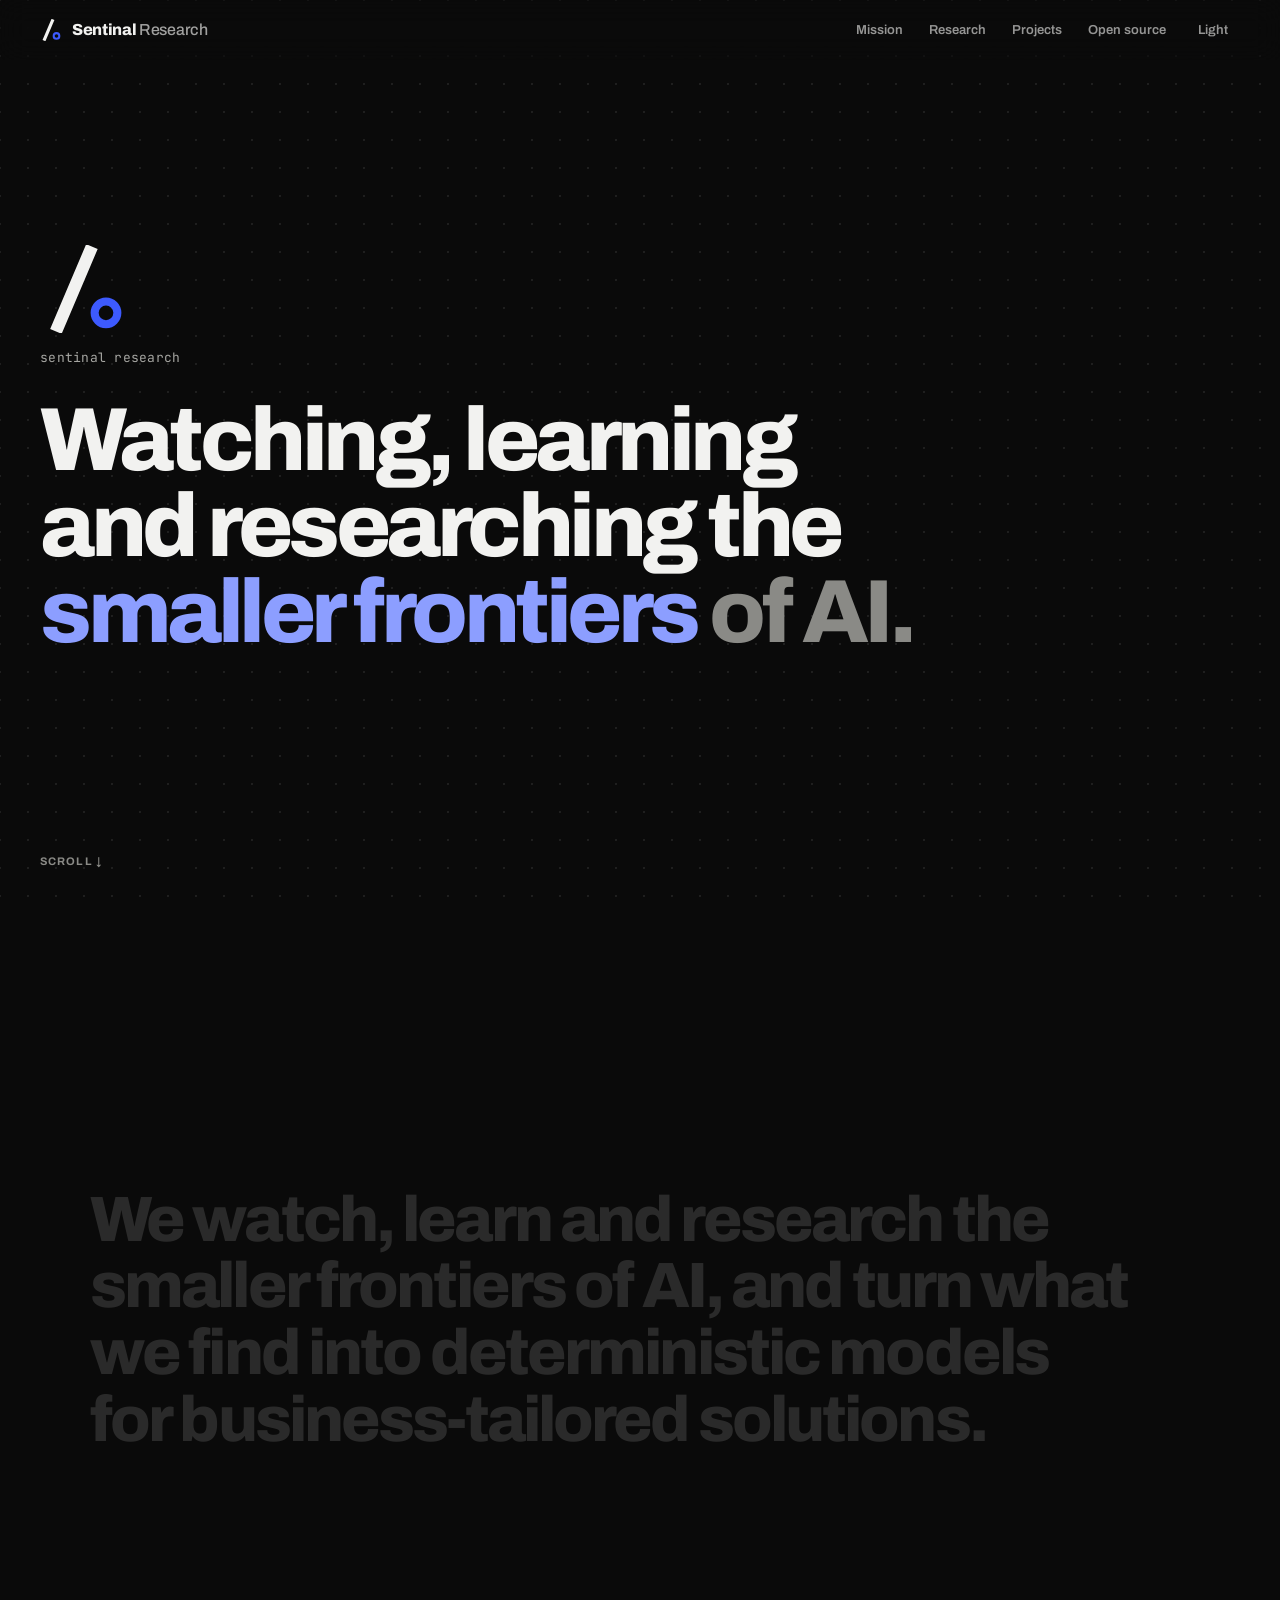
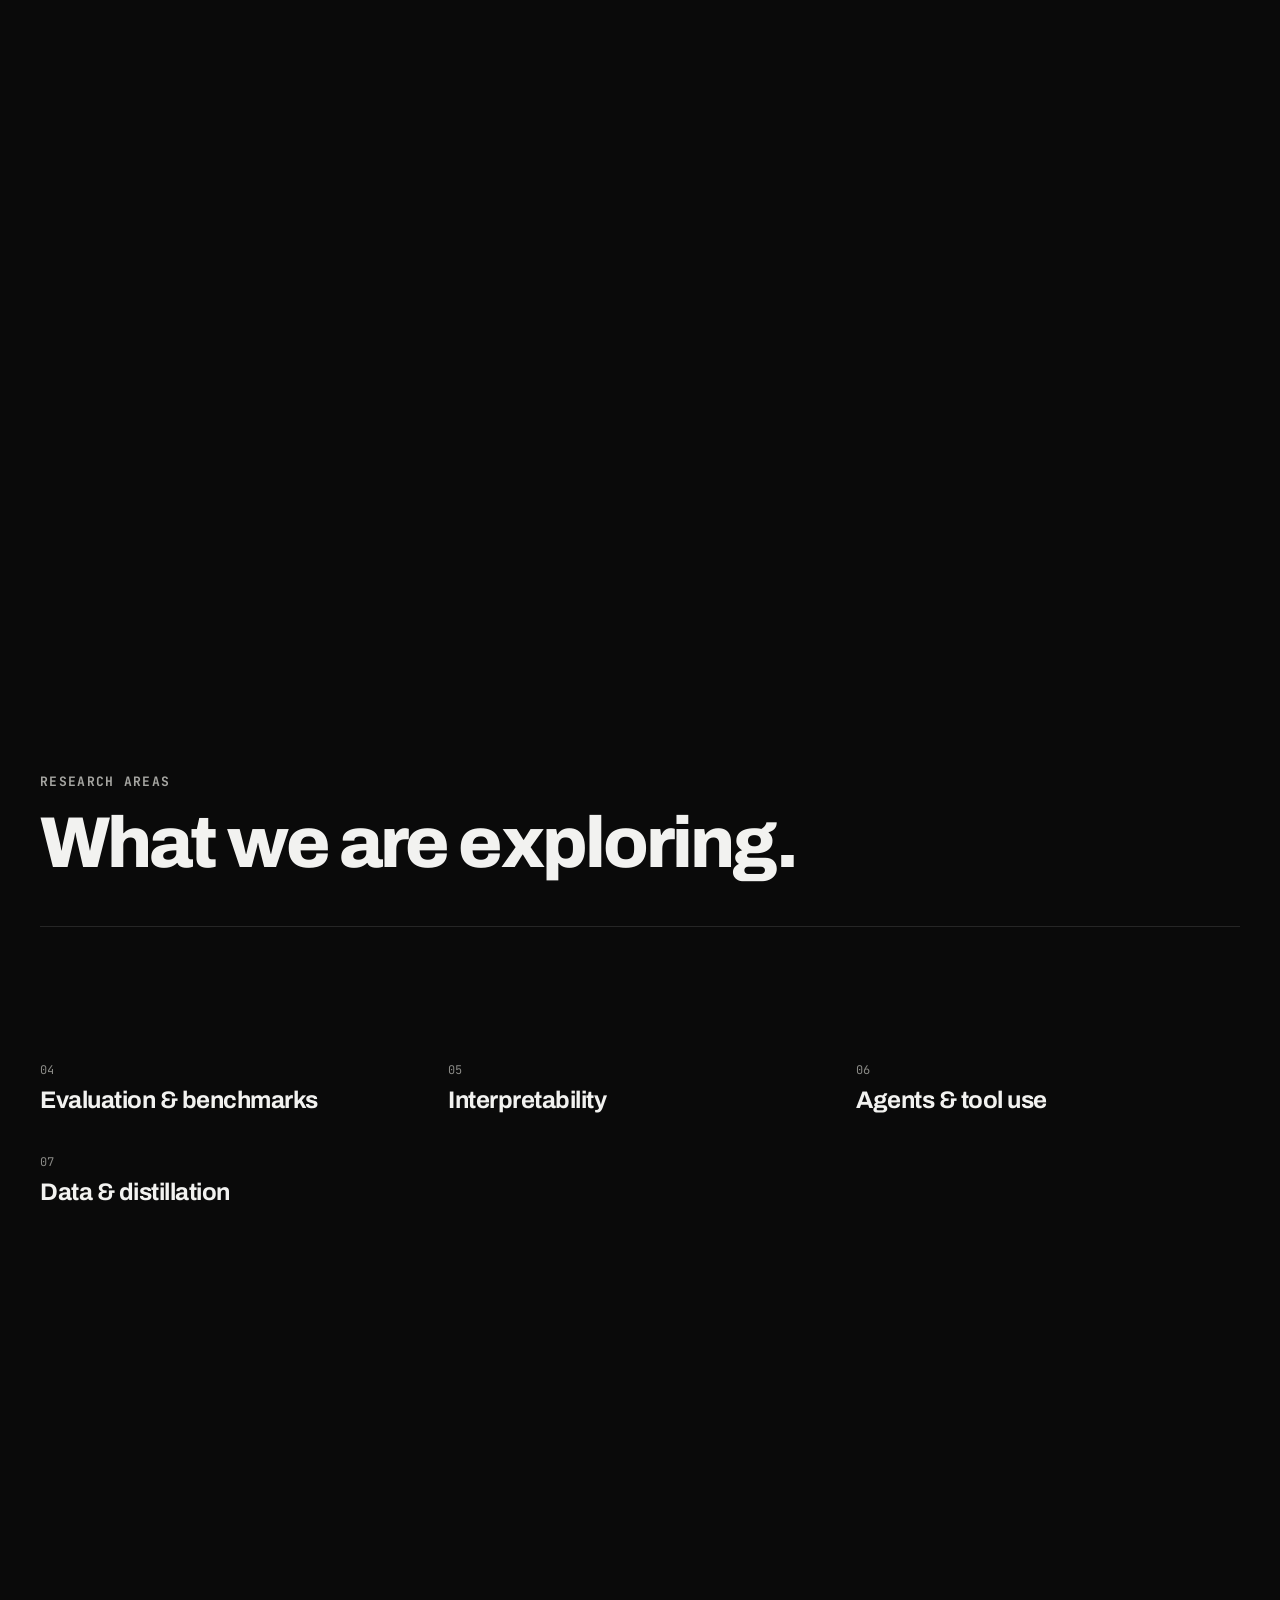
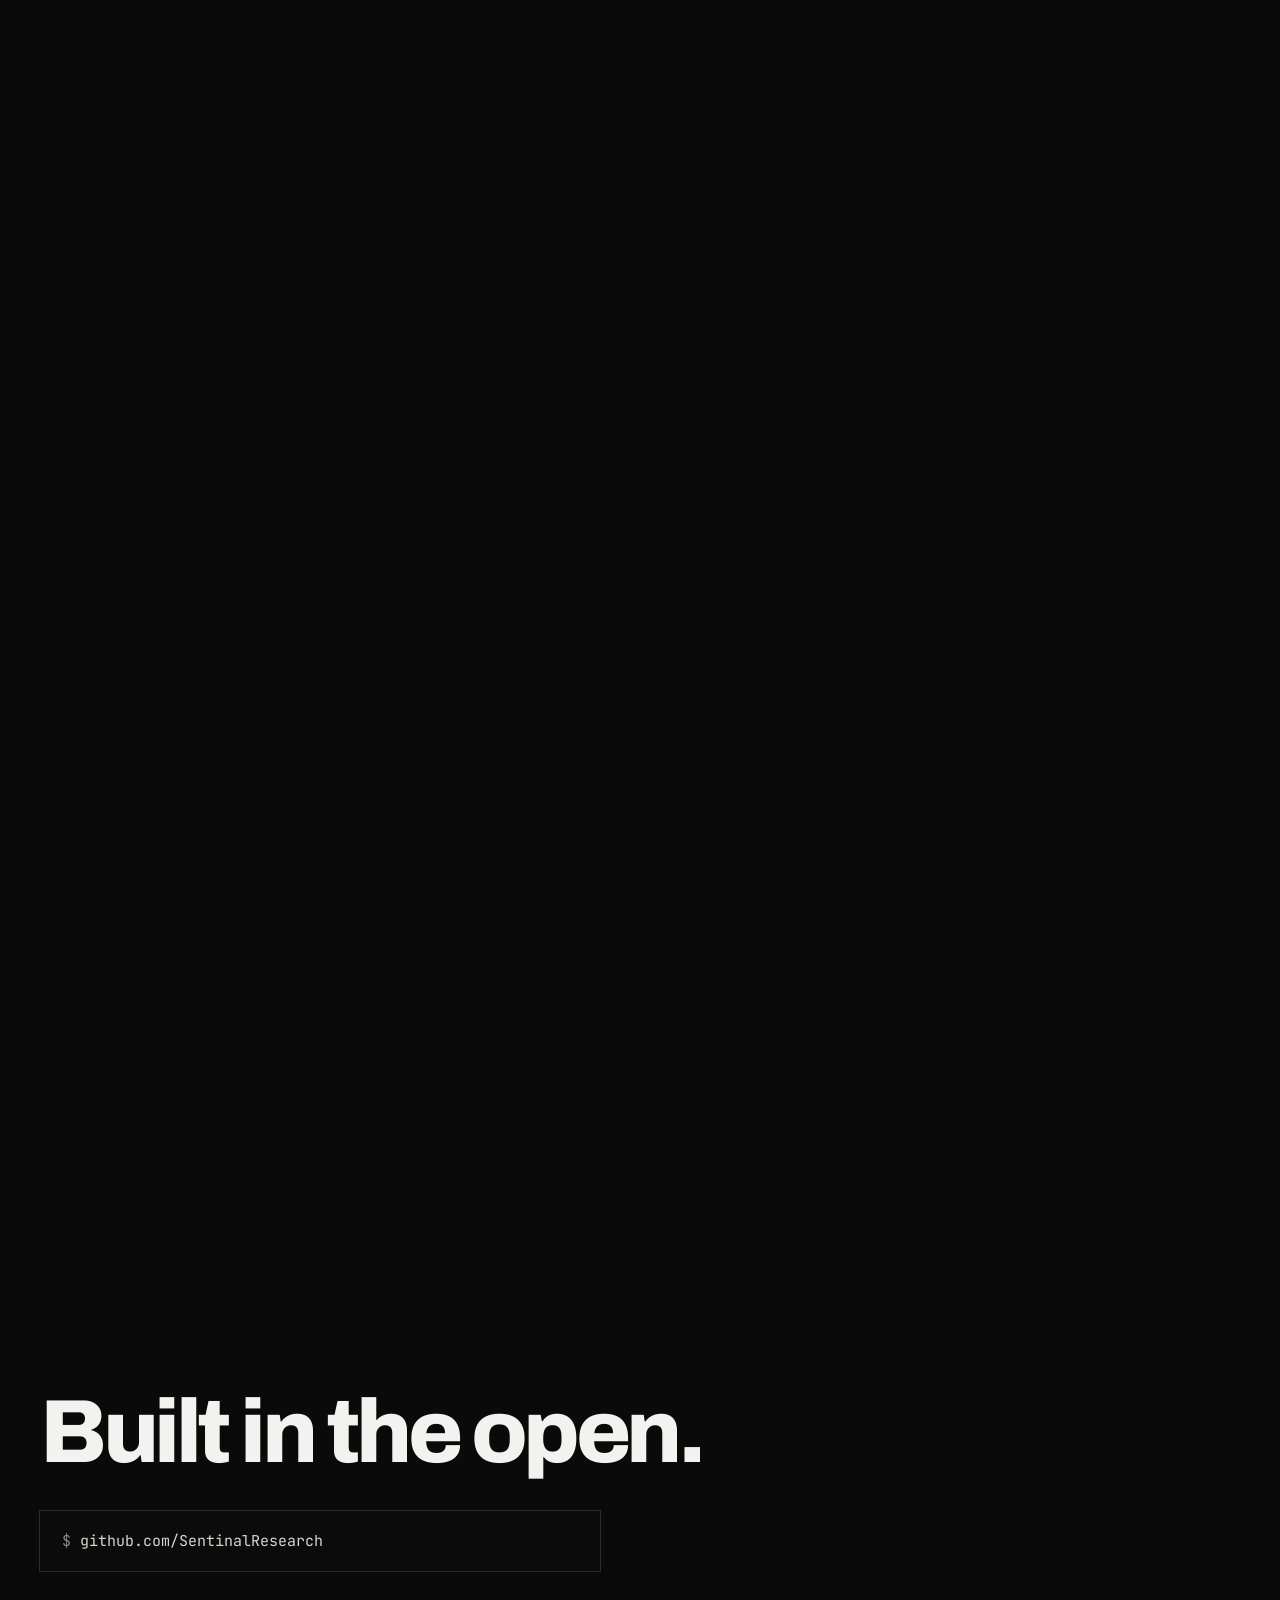
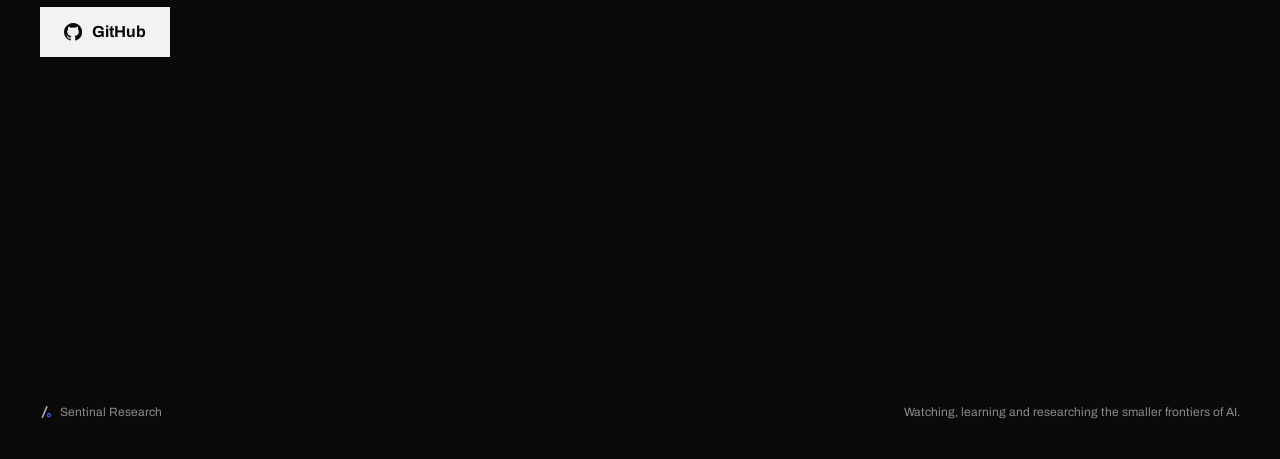
<file: index.html>
<!DOCTYPE html>
<html lang="en" data-theme="dark">
<head>
<meta charset="utf-8">
<meta name="viewport" content="width=device-width, initial-scale=1">
<title>Sentinal Research</title>
<meta name="description" content="Watching, learning and researching the smaller frontiers of AI. Deterministic models for business-tailored solutions.">
<meta property="og:title" content="Sentinal Research">
<meta property="og:description" content="Watching, learning and researching the smaller frontiers of AI.">
<meta property="og:image" content="assets/og-research.png">
<meta name="twitter:card" content="summary_large_image">
<meta name="theme-color" content="#0A0A0A">
<link rel="icon" href="assets/favicon-research.svg" type="image/svg+xml">
<link rel="preconnect" href="https://fonts.googleapis.com">
<link rel="preconnect" href="https://fonts.gstatic.com" crossorigin>
<link href="https://fonts.googleapis.com/css2?family=Archivo:wght@400;500;600;700;800&family=JetBrains+Mono:wght@400;500;700&display=swap" rel="stylesheet">
<link rel="stylesheet" href="assets/site.css">
<script>try{var t=localStorage.getItem('sr-theme');if(t)document.documentElement.dataset.theme=t;}catch(e){}</script>
</head>
<body>
<div class="bg" aria-hidden="true"><div class="bg-dark" id="bgDark"></div></div>

<header class="nav" id="nav">
  <a class="brand" href="#top">
    <svg width="22" height="22" viewBox="0 0 24 24" fill="none" aria-hidden="true"><path d="M5 22L13.5 2" stroke="currentColor" stroke-width="3.4" stroke-linecap="square"/><circle cx="18" cy="18.5" r="3.1" stroke="#3D5AFE" stroke-width="2.2"/></svg>
    <span>Sentinal <span class="dim">Research</span></span>
  </a>
  <nav class="nav-links">
    <a href="#mission" data-sec="mission">Mission</a>
    <a href="#research" data-sec="research">Research</a>
    <a href="#projects" data-sec="projects">Projects</a>
    <a href="#open-source" data-sec="open-source">Open source</a>
    <button class="theme" id="themeBtn" type="button">Light</button>
  </nav>
</header>

<main>
  <section id="top" class="hero">
    <div class="hero-inner" id="heroInner">
      <div class="hero-mark">
        <svg width="88" height="88" viewBox="0 0 24 24" fill="none" aria-label="Sentinal Research"><path d="M5 22L13.5 2" stroke="var(--text-1)" stroke-width="3.4" stroke-linecap="square"/><circle cx="18" cy="18.5" r="3.1" stroke="var(--accent)" stroke-width="2.2"/></svg>
        <span class="mono label">sentinal research</span>
      </div>
      <h1 class="display">Watching, learning and researching the <span class="acc">smaller frontiers</span> <span class="muted">of AI.</span></h1>
    </div>
    <span class="cue" id="cue">SCROLL ↓</span>
  </section>

  <section id="mission" class="scene" style="height:150vh">
    <div class="sticky center-y wrap-1100">
      <p class="mission" id="mission-text">We watch, learn and research the smaller frontiers of AI, and turn what we find into deterministic models for business-tailored solutions.</p>
    </div>
  </section>

  <section id="research" class="wrap" style="padding-top:120px; padding-bottom:120px; display:flex; flex-direction:column; gap:48px;">
    <div>
      <span class="mono acc-fg label" style="font-weight:700; letter-spacing:0.1em; text-transform:uppercase;">Research Areas</span>
      <h2 class="display reveal" style="font-size:clamp(40px,6vw,72px); letter-spacing:-0.04em; margin-top:16px;">What we are exploring.</h2>
    </div>
    
    <div style="display:grid; grid-template-columns:repeat(auto-fill, minmax(min(100%, 320px), 1fr)); gap:40px 24px; border-top:1px solid var(--line); padding-top:40px;">
      <div class="reveal d1" style="display:flex; flex-direction:column; gap:8px;">
        <span class="mono muted" style="font-size:12px;">01</span>
        <b style="font-size:24px; letter-spacing:-0.02em;">Small / efficient models</b>
      </div>
      <div class="reveal d2" style="display:flex; flex-direction:column; gap:8px;">
        <span class="mono muted" style="font-size:12px;">02</span>
        <b style="font-size:24px; letter-spacing:-0.02em;">On-device &amp; local inference</b>
      </div>
      <div class="reveal d3" style="display:flex; flex-direction:column; gap:8px;">
        <span class="mono muted" style="font-size:12px;">03</span>
        <b style="font-size:24px; letter-spacing:-0.02em;">Training observability</b>
      </div>
      <div class="reveal d1" style="display:flex; flex-direction:column; gap:8px;">
        <span class="mono muted" style="font-size:12px;">04</span>
        <b style="font-size:24px; letter-spacing:-0.02em;">Evaluation &amp; benchmarks</b>
      </div>
      <div class="reveal d2" style="display:flex; flex-direction:column; gap:8px;">
        <span class="mono muted" style="font-size:12px;">05</span>
        <b style="font-size:24px; letter-spacing:-0.02em;">Interpretability</b>
      </div>
      <div class="reveal d3" style="display:flex; flex-direction:column; gap:8px;">
        <span class="mono muted" style="font-size:12px;">06</span>
        <b style="font-size:24px; letter-spacing:-0.02em;">Agents &amp; tool use</b>
      </div>
      <div class="reveal d1" style="display:flex; flex-direction:column; gap:8px;">
        <span class="mono muted" style="font-size:12px;">07</span>
        <b style="font-size:24px; letter-spacing:-0.02em;">Data &amp; distillation</b>
      </div>
    </div>
  </section>

  <section id="projects" class="scene on-dark" style="height:150vh">
    <div class="sticky center-y wrap col-start">
      <div class="p-mark" id="pMark">
        <svg width="160" height="160" viewBox="0 0 24 24" fill="none" aria-hidden="true"><path d="M5 22L13.5 2" stroke="#F2F2F0" stroke-width="3.4" stroke-linecap="square"/><circle cx="18" cy="18.5" r="3.4" fill="#3D5AFE"/></svg>
      </div>
      <div class="p-text" id="pText">
        <div class="pills"><span class="pill blue">FIRST PRODUCT</span><span class="pill outline">COMING SOON</span></div>
        <span class="p-name">Sentinal</span>
        <span class="p-sub">Every terminal on every machine, at a glance. A local-first control plane for long-running jobs.</span>
        <a class="btn blue" href="sentinal/index.html">Know more <span class="mono">→</span></a>
      </div>
    </div>
  </section>

  <section id="open-source" class="os on-dark wrap col-start">
    <p class="display reveal">Built in the open.</p>
    <div class="term reveal d1"><span class="t3">$ </span>github.com/SentinalResearch</div>
    <a class="btn light reveal d2" href="https://github.com/SentinalResearch" target="_blank" rel="noopener noreferrer">
      <svg width="18" height="18" viewBox="0 0 16 16" fill="currentColor" aria-hidden="true"><path d="M8 0a8 8 0 0 0-2.53 15.59c.4.07.55-.17.55-.38v-1.33c-2.23.48-2.7-1.07-2.7-1.07-.36-.93-.89-1.17-.89-1.17-.73-.5.05-.49.05-.49.8.06 1.23.83 1.23.83.72 1.23 1.88.87 2.34.67.07-.52.28-.87.5-1.07-1.78-.2-3.65-.89-3.65-3.95 0-.87.31-1.59.83-2.15-.08-.2-.36-1.02.08-2.12 0 0 .67-.21 2.2.82a7.6 7.6 0 0 1 4 0c1.53-1.03 2.2-.82 2.2-.82.44 1.1.16 1.92.08 2.12.52.56.83 1.28.83 2.15 0 3.07-1.87 3.75-3.65 3.95.29.25.54.73.54 1.48v2.2c0 .21.15.46.55.38A8 8 0 0 0 8 0z"/></svg>
      GitHub
    </a>
  </section>
</main>

<footer class="foot on-dark wrap">
  <span class="brand-sm"><svg width="12" height="12" viewBox="0 0 24 24" fill="none" aria-hidden="true"><path d="M5 22L13.5 2" stroke="#A6A6A2" stroke-width="3.4" stroke-linecap="square"/><circle cx="18" cy="18.5" r="3.1" stroke="#3D5AFE" stroke-width="2.4"/></svg>Sentinal Research</span>
  <span>Watching, learning and researching the smaller frontiers of AI.</span>
</footer>

<script src="assets/research.js"></script>
</body>
</html>
</file>
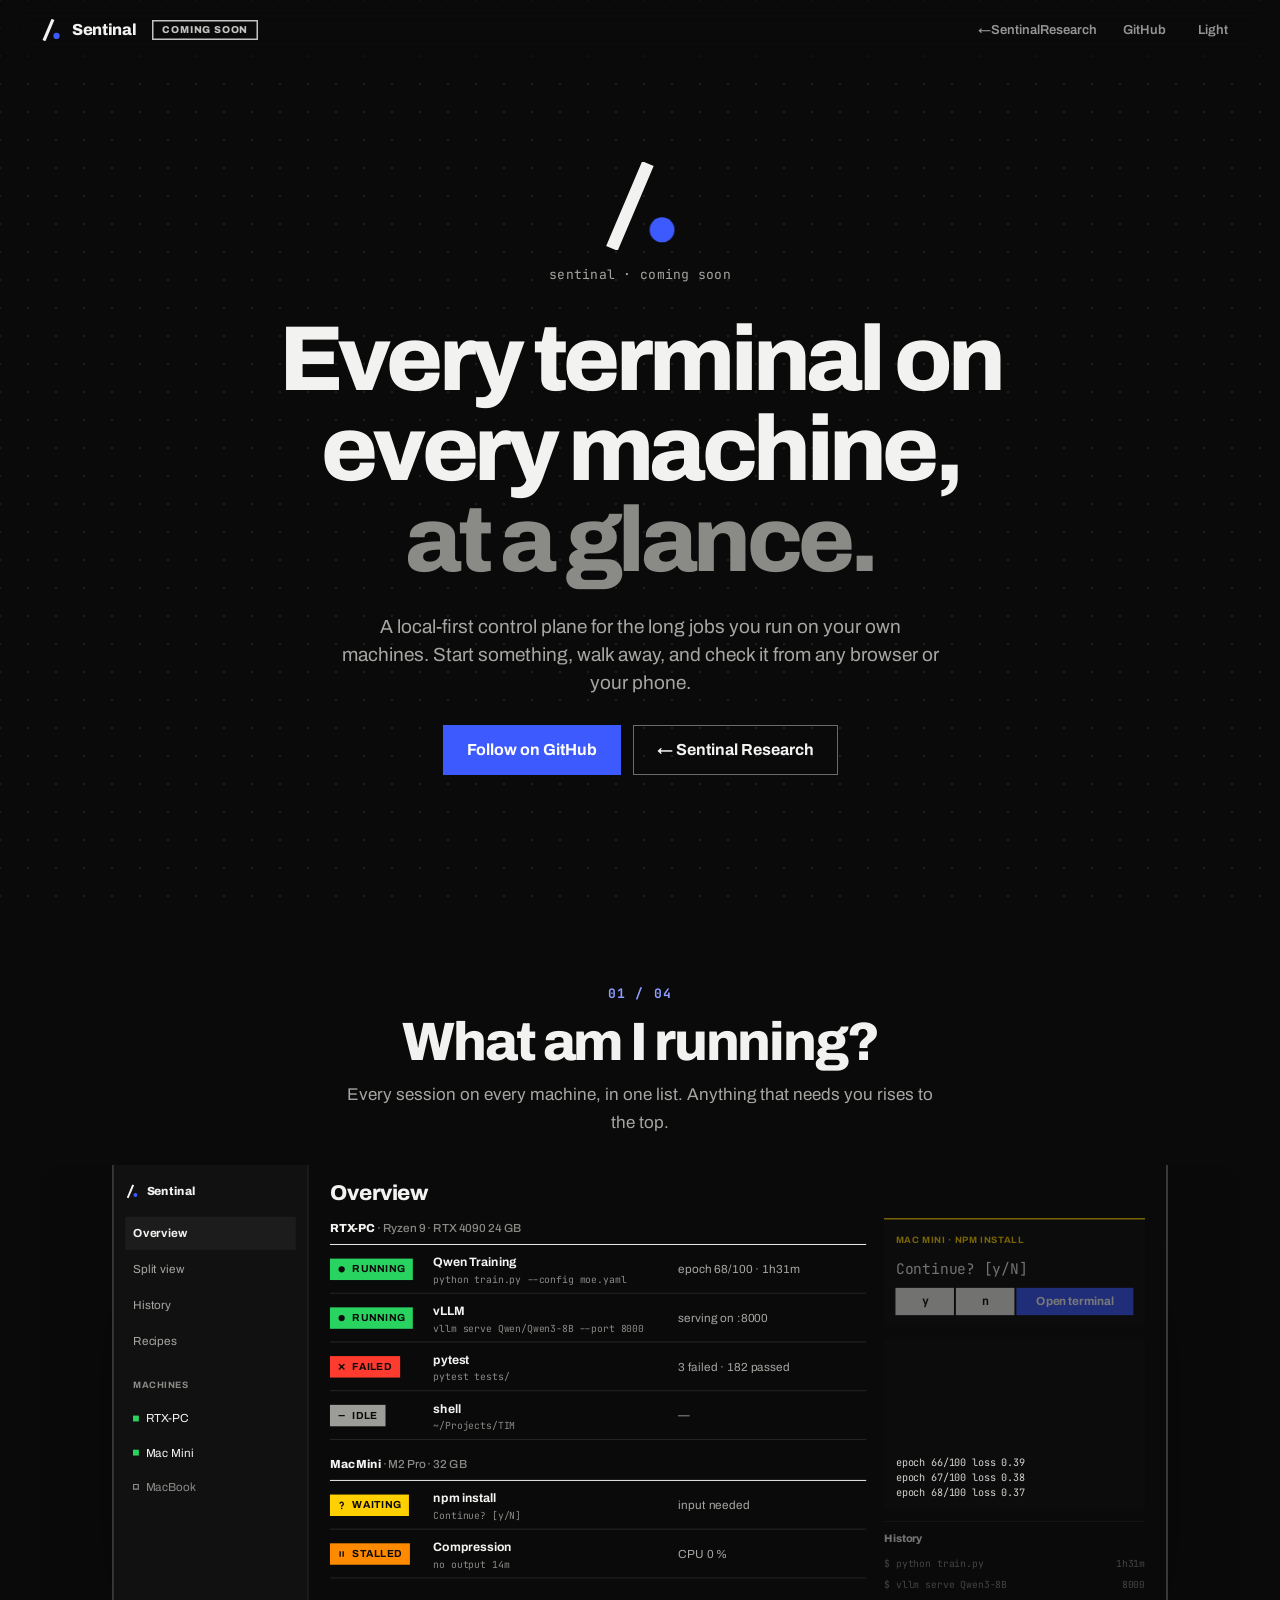
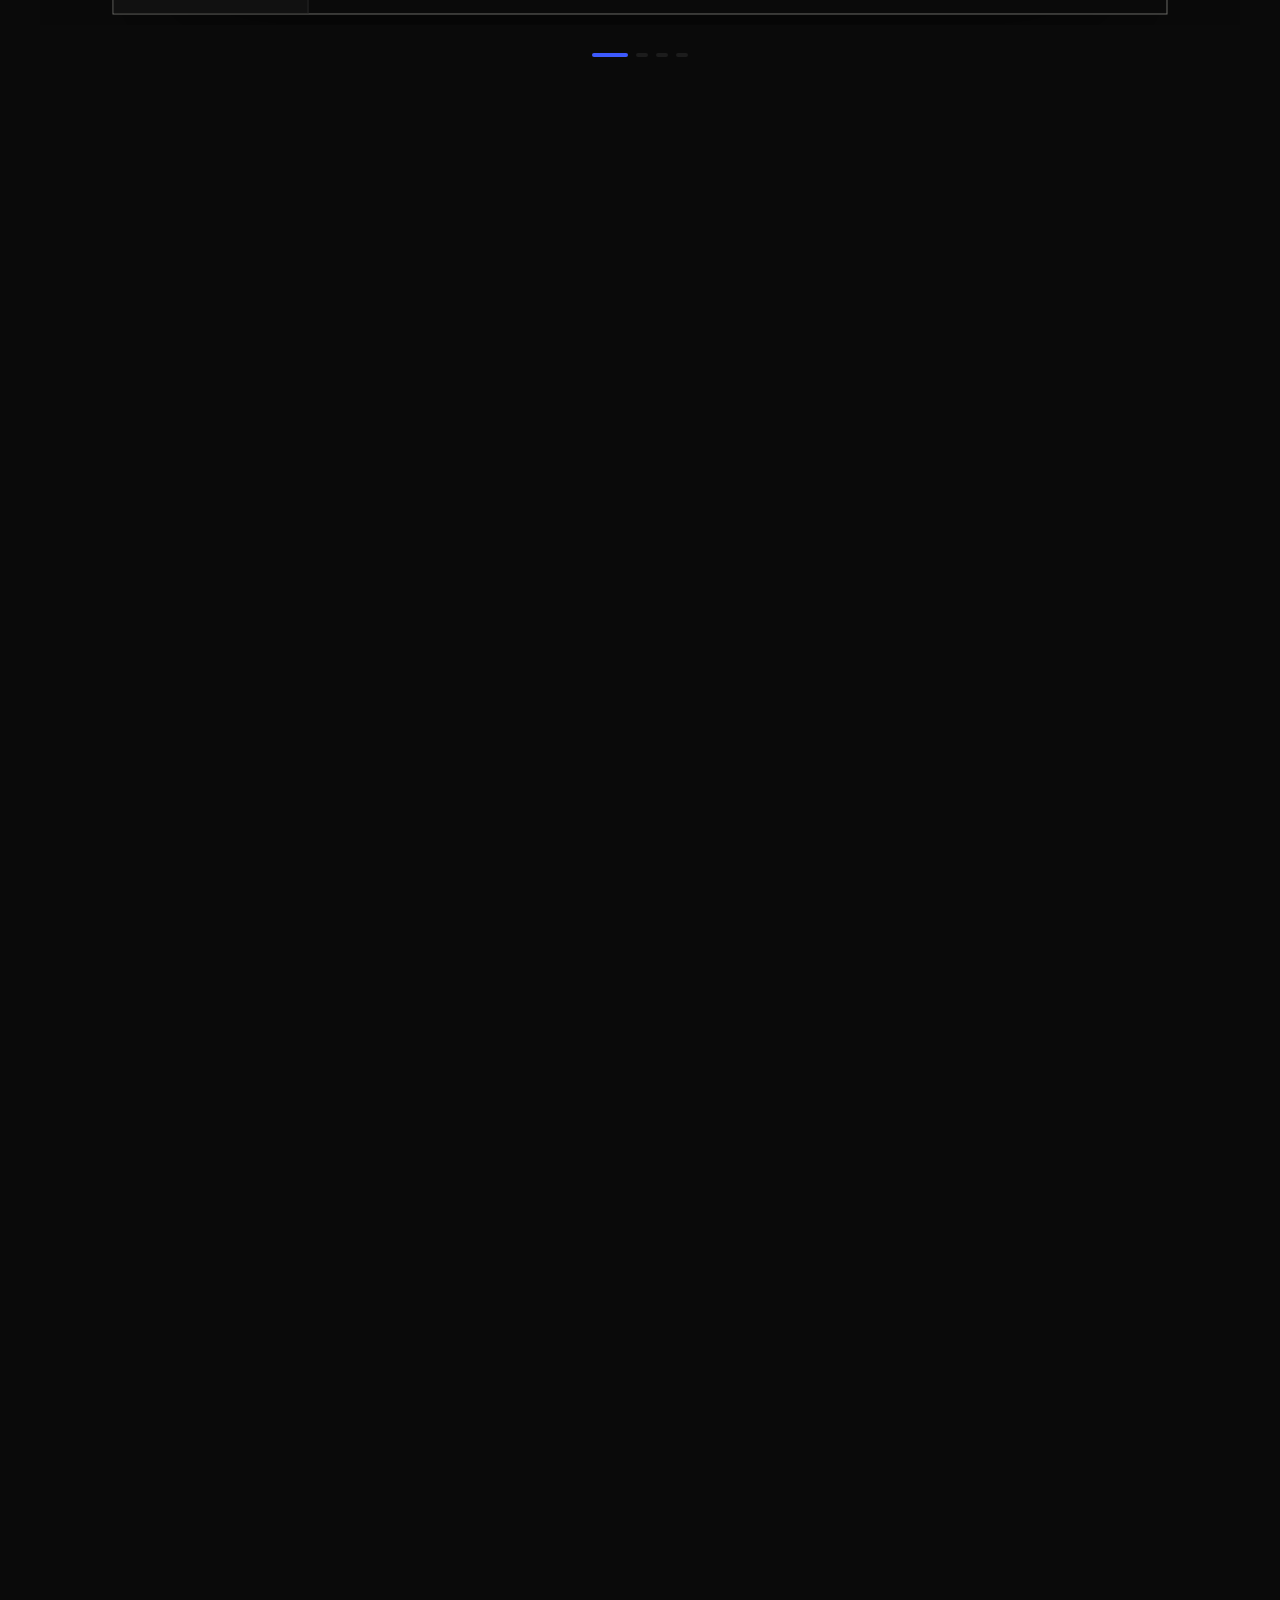
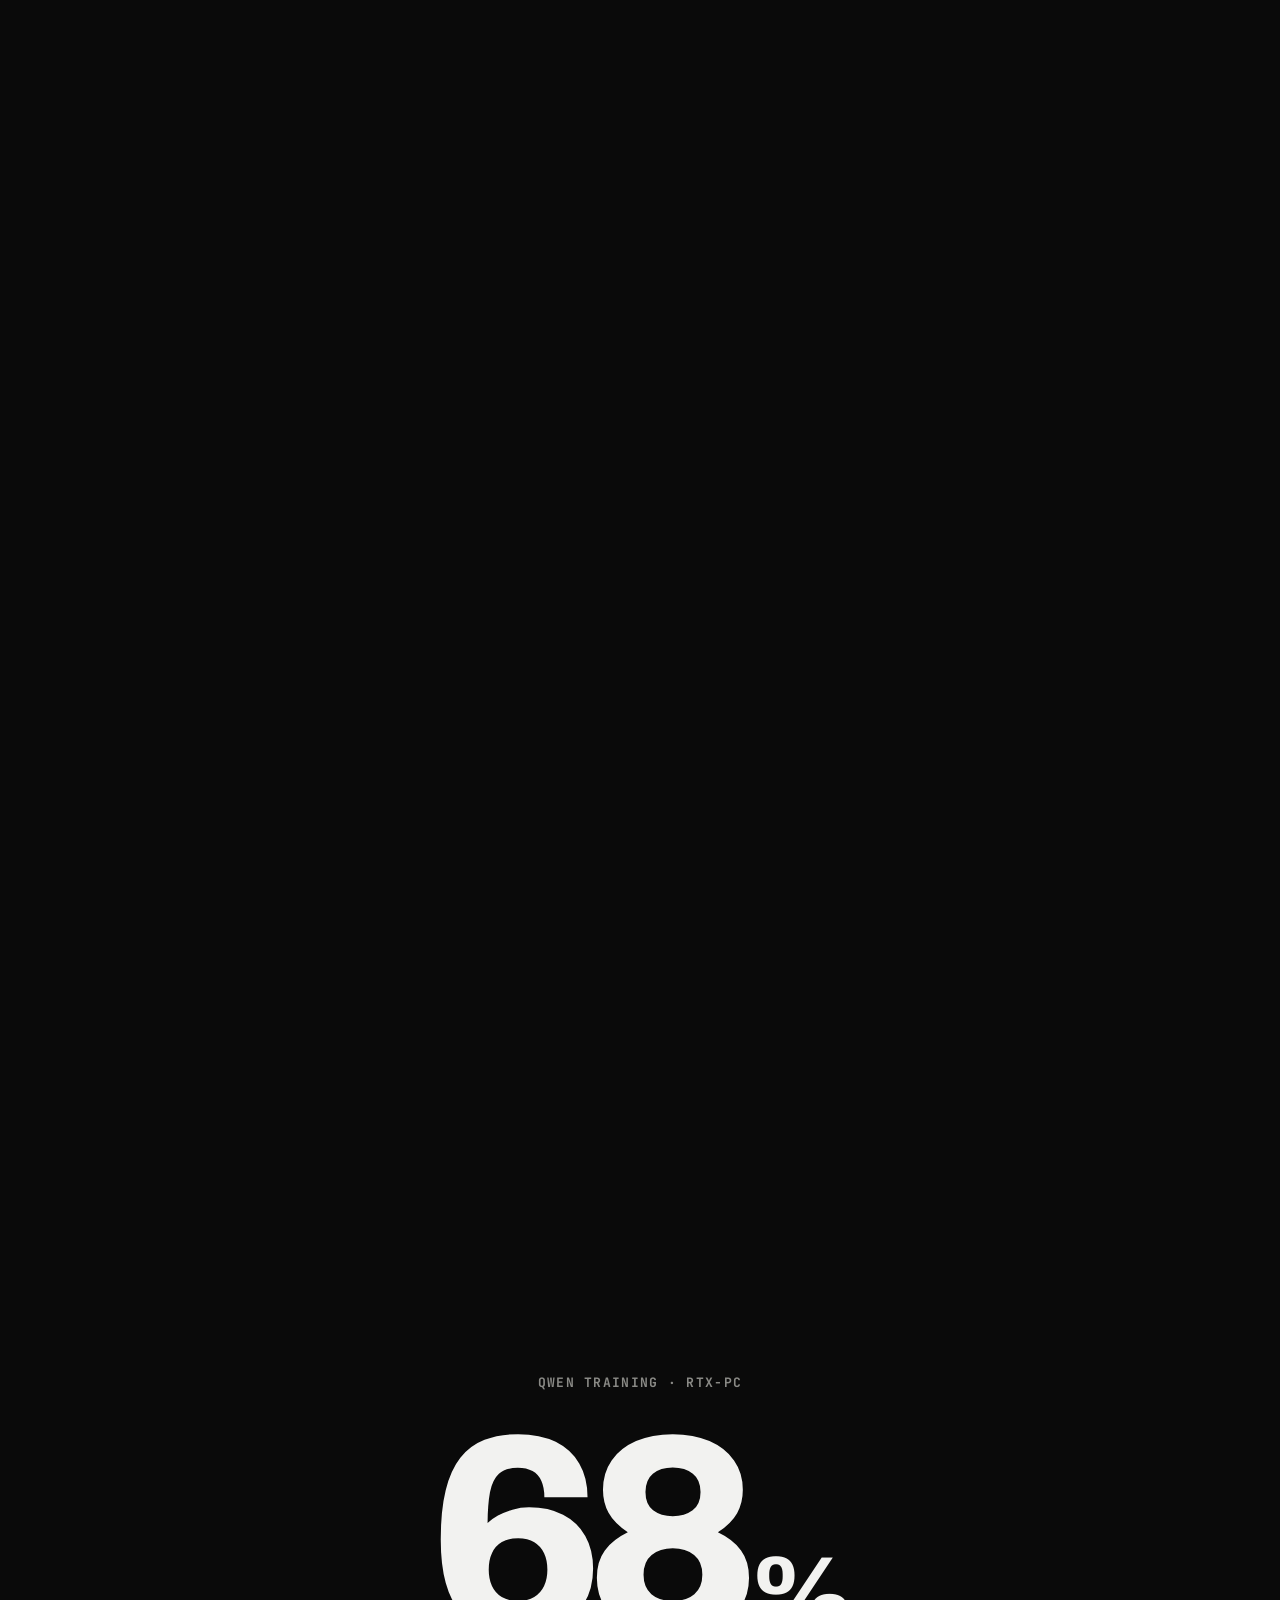
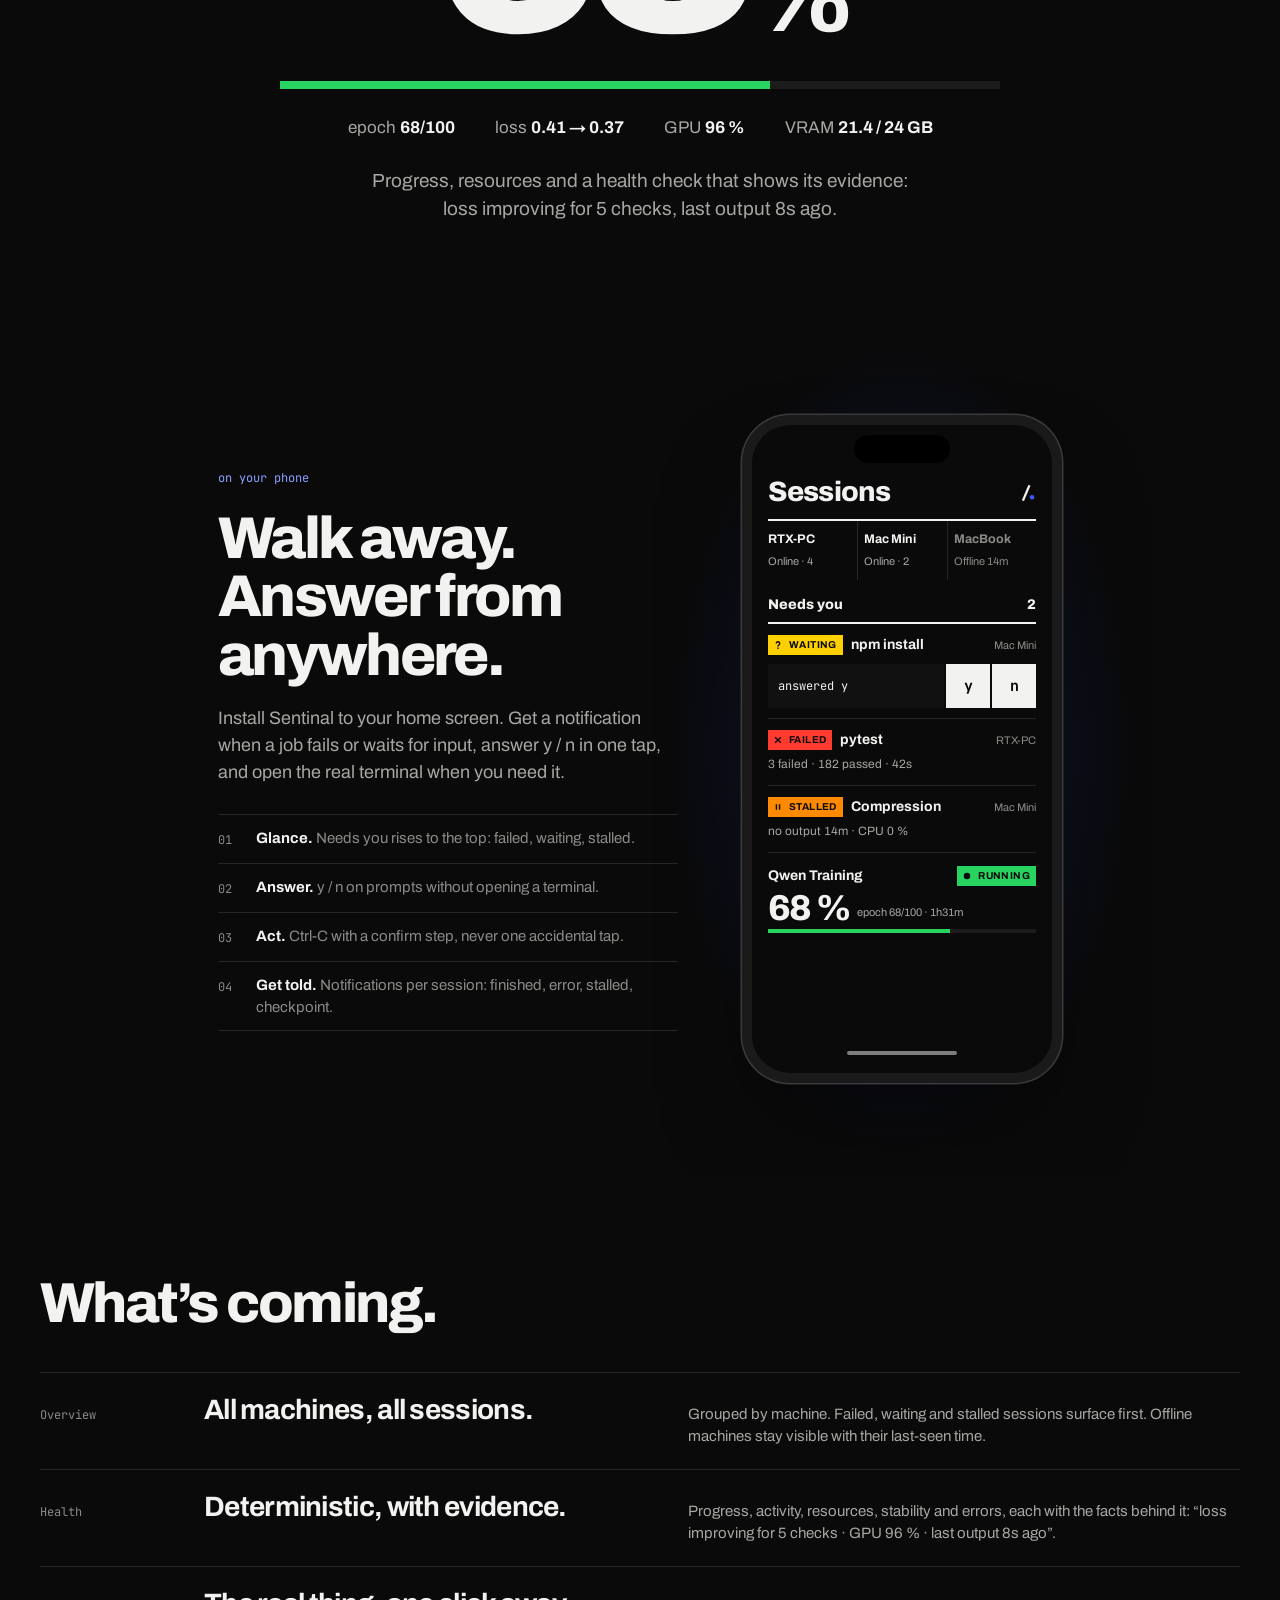
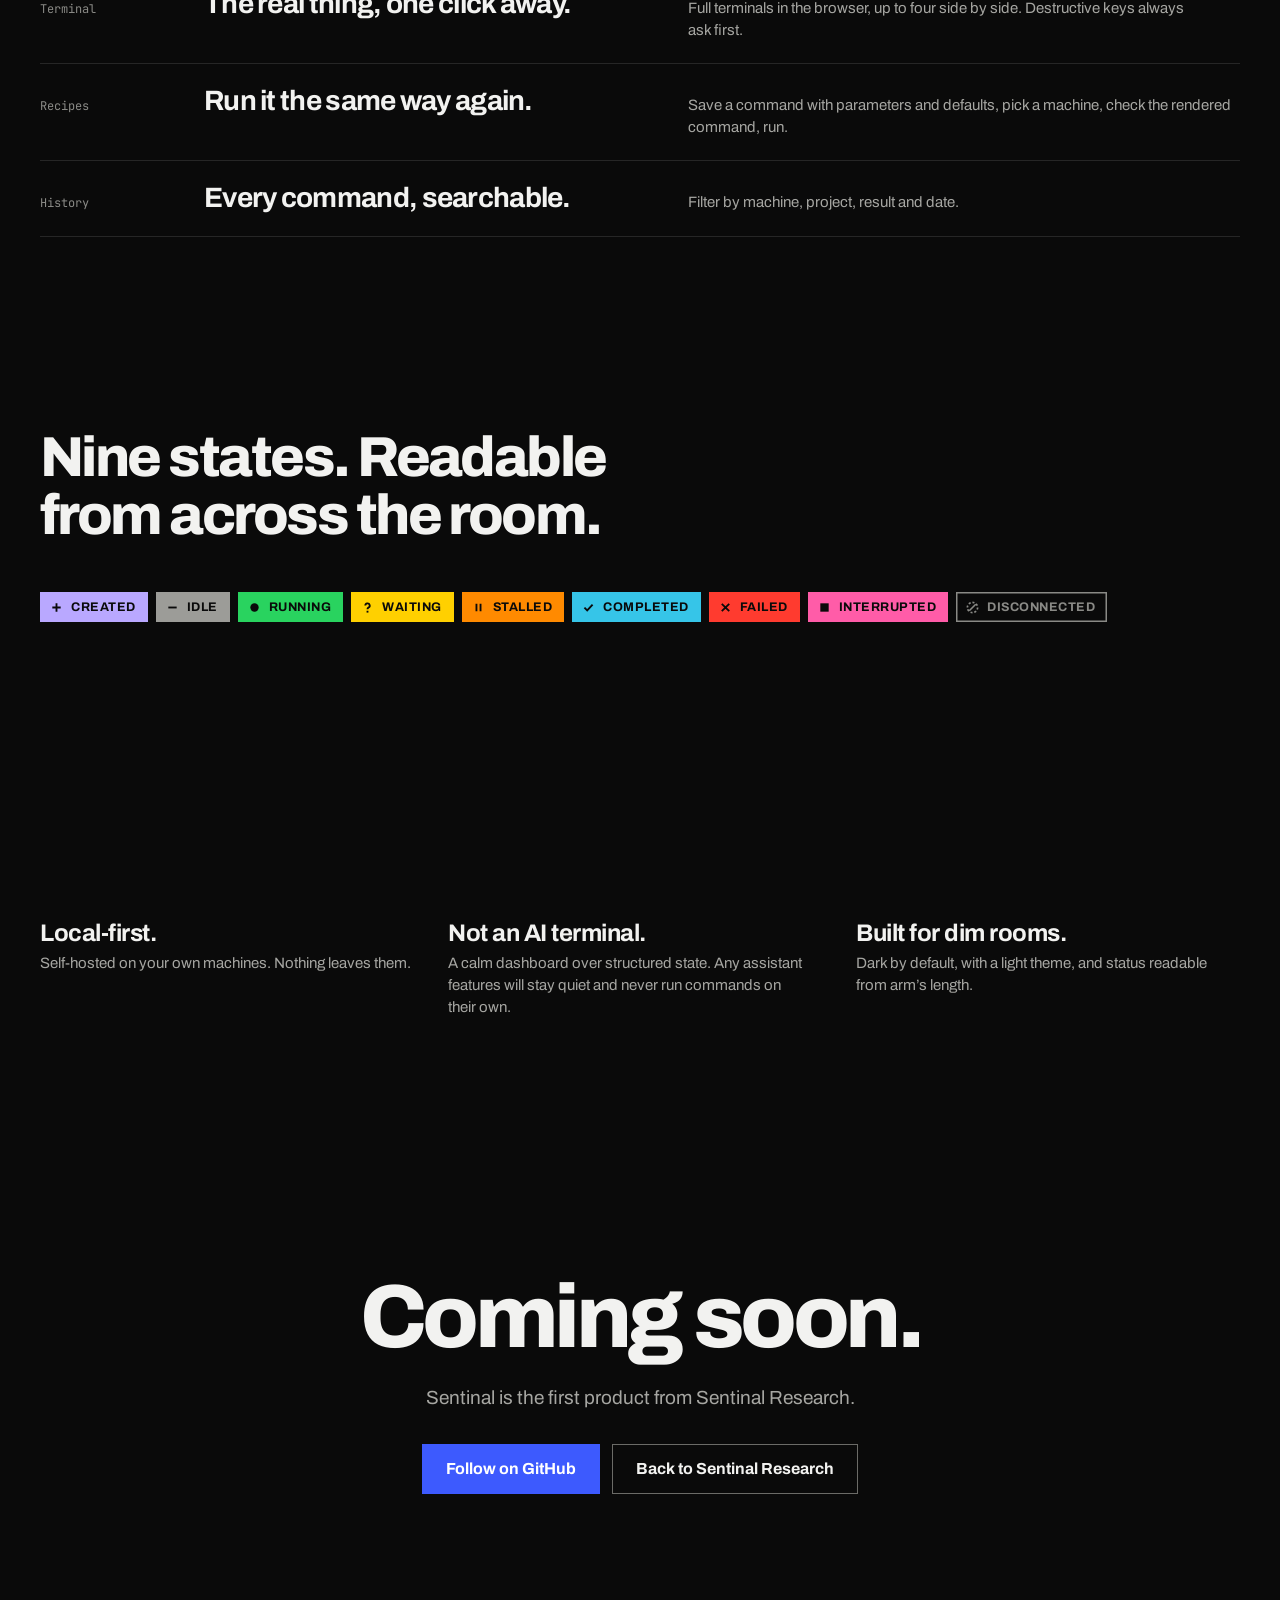
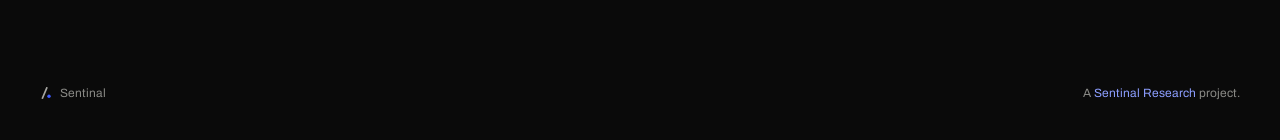
<file: sentinal/index.html>
<!DOCTYPE html>
<html lang="en" data-theme="dark">
<head>
<meta charset="utf-8">
<meta name="viewport" content="width=device-width, initial-scale=1">
<title>Sentinal — Every terminal on every machine, at a glance</title>
<meta name="description" content="Sentinal: every terminal on every machine, at a glance. A local-first control plane for long-running jobs. Coming soon.">
<meta property="og:title" content="Sentinal — coming soon">
<meta property="og:description" content="Every terminal on every machine, at a glance.">
<meta property="og:image" content="../assets/og-sentinal.png">
<meta name="twitter:card" content="summary_large_image">
<meta name="theme-color" content="#0A0A0A">
<link rel="icon" href="../assets/favicon-sentinal.svg" type="image/svg+xml">
<link rel="preconnect" href="https://fonts.googleapis.com">
<link rel="preconnect" href="https://fonts.gstatic.com" crossorigin>
<link href="https://fonts.googleapis.com/css2?family=Archivo:wght@400;500;600;700;800&family=JetBrains+Mono:wght@400;500;700&display=swap" rel="stylesheet">
<link rel="stylesheet" href="../assets/site.css">
<link rel="stylesheet" href="../assets/sentinal.css">
<script>try{var t=localStorage.getItem('sr-theme');if(t)document.documentElement.dataset.theme=t;}catch(e){}</script>
</head>
<body>
<div class="bg" aria-hidden="true"></div>

<header class="nav" id="nav">
  <a class="brand" href="index.html">
    <svg width="22" height="22" viewBox="0 0 24 24" fill="none" aria-hidden="true"><path d="M5 22L13.5 2" stroke="currentColor" stroke-width="3.4" stroke-linecap="square"/><circle cx="18" cy="18.5" r="3.4" fill="#3D5AFE"/></svg>
    <span class="hide-mob">Sentinal</span>
    <span class="pill soon hide-mob">COMING SOON</span>
  </a>
  <nav class="nav-links">
    <a href="../index.html">← <span class="hide-mob">Sentinal </span>Research</a>
    <a href="https://github.com/SentinalResearch" target="_blank" rel="noopener noreferrer">GitHub</a>
    <button class="theme" id="themeBtn" type="button">Light</button>
  </nav>
</header>

<main>
  <!-- Hero Section (Centered & Perfectly Aligned Buttons) -->
  <section class="hero wrap" style="display:flex; flex-direction:column; align-items:center; justify-content:center; text-align:center; min-height:calc(100vh - 60px); padding:48px 24px 72px;">
    <div class="hero-inner" style="display:flex; flex-direction:column; align-items:center; text-align:center; gap:28px; max-width:960px;">
      <div class="hero-mark" style="display:flex; flex-direction:column; align-items:center; gap:14px;">
        <svg class="draw" width="88" height="88" viewBox="0 0 24 24" fill="none" aria-label="Sentinal"><path pathLength="1" d="M5 22L13.5 2" stroke="var(--text-1)" stroke-width="3.4" stroke-linecap="square"/><circle cx="18" cy="18.5" r="3.4" fill="var(--accent)"/></svg>
        <span class="mono label">sentinal · coming soon</span>
      </div>
      <h1 class="display" style="margin:0; text-align:center; font-size:clamp(44px,7.2vw,96px); line-height:0.98; font-weight:800; letter-spacing:-0.05em;">Every terminal on every machine, <span class="muted">at a glance.</span></h1>
      <p class="lede" style="margin:0 auto; text-align:center; max-width:600px;">A local-first control plane for the long jobs you run on your own machines. Start something, walk away, and check it from any browser or your phone.</p>
      
      <!-- Perfectly Aligned Buttons Side-by-Side -->
      <div class="row" style="display:flex; align-items:center; justify-content:center; gap:12px;">
        <a class="btn blue" href="https://github.com/SentinalResearch" target="_blank" rel="noopener noreferrer">Follow on GitHub</a>
        <a class="btn line" href="../index.html">← Sentinal Research</a>
      </div>
    </div>
  </section>

  <!-- 4 Steps Showcase Intro Section (1-to-1 with Design Handoff) -->
  <section class="showcase-section" id="showcaseSection" style="height:400vh; position:relative; z-index:10;">
    <div class="sticky wrap" style="position:sticky; top:60px; height:calc(100vh - 60px); display:flex; flex-direction:column; align-items:center; justify-content:center; gap:28px; overflow:hidden; perspective:1600px;">
      
      <!-- Active Step Header Card (Question 01 to 04) -->
      <div class="showcase-header" style="position:relative; min-height:130px; display:flex; flex-direction:column; align-items:center; justify-content:center;">
        <div id="stepCard" style="display:flex; flex-direction:column; align-items:center; gap:10px; transition:opacity 0.35s ease, transform 0.35s var(--ease);">
          <span id="stepNumber" class="mono acc-fg" style="font-size:13px; font-weight:700; letter-spacing:0.08em;">01 / 04</span>
          <h2 id="stepTitle" class="h2" style="margin:0; text-align:center; font-size:clamp(32px,4.8vw,54px); line-height:1.02; letter-spacing:-0.04em;">What am I running?</h2>
          <p id="stepDesc" class="lede" style="margin:0 auto; text-align:center; max-width:640px; font-size:17px; color:var(--text-2);">Every session on every machine, in one list. Anything that needs you rises to the top.</p>
        </div>
      </div>

      <!-- Interactive Mock Dashboard UI -->
      <div class="showcase-mock-wrapper" style="width:100%; overflow:hidden;">
        <div class="mock showcase-mock" id="showcaseMock">
        <aside class="m-side">
        <div class="m-brand"><svg width="14" height="14" viewBox="0 0 24 24" fill="none"><path d="M5 22L13.5 2" stroke="var(--text-1)" stroke-width="3.4" stroke-linecap="square"/><circle cx="18" cy="18.5" r="3.4" fill="var(--accent)"/></svg>Sentinal</div>
        <span class="m-nav on">Overview</span><span class="m-nav">Split view</span><span class="m-nav">History</span><span class="m-nav">Recipes</span>
        <span class="m-over">MACHINES</span>
        <span class="m-mach"><i class="sq run"></i>RTX-PC</span><span class="m-mach"><i class="sq run"></i>Mac Mini</span><span class="m-mach off"><i class="sq off"></i>MacBook</span>
      </aside>
      <div class="m-main" style="text-align:left;">
        <span class="m-title">Overview</span>
        <div class="m-grid">
          <div class="m-table" id="mockListArea" style="transition:opacity 0.4s ease;">
            <div class="m-head">RTX-PC <span>· Ryzen 9 · RTX 4090 24 GB</span></div>
            <div class="m-row"><span class="tag running">RUNNING</span><span class="m-name"><b>Qwen Training</b><em>python train.py --config moe.yaml</em></span><span class="m-fact">epoch 68/100 · 1h31m</span></div>
            <div class="m-row"><span class="tag running">RUNNING</span><span class="m-name"><b>vLLM</b><em>vllm serve Qwen/Qwen3-8B --port 8000</em></span><span class="m-fact">serving on :8000</span></div>
            <div class="m-row"><span class="tag failed">FAILED</span><span class="m-name"><b>pytest</b><em>pytest tests/</em></span><span class="m-fact">3 failed · 182 passed</span></div>
            <div class="m-row"><span class="tag idle">IDLE</span><span class="m-name"><b>shell</b><em>~/Projects/TIM</em></span><span class="m-fact">—</span></div>
            <div class="m-head" style="margin-top:14px">Mac Mini <span>· M2 Pro · 32 GB</span></div>
            <div class="m-row"><span class="tag waiting">WAITING</span><span class="m-name"><b>npm install</b><em>Continue? [y/N]</em></span><span class="m-fact">input needed</span></div>
            <div class="m-row"><span class="tag stalled">STALLED</span><span class="m-name"><b>Compression</b><em>no output 14m</em></span><span class="m-fact">CPU 0 %</span></div>
          </div>
          <div class="m-panel">
            <div class="m-prompt" id="mockReachArea" style="transition:opacity 0.4s ease;"><span class="m-over y">MAC MINI · NPM INSTALL</span><span class="mono big">Continue? [y/N]</span><div class="yn"><span>y</span><span>n</span><span class="open">Open terminal</span></div></div>
            <div class="m-term mono"><span>epoch 66/100  loss 0.39</span><span>epoch 67/100  loss 0.38</span><span>epoch 68/100  loss 0.37</span></div>
            <div class="m-hist-box" id="mockHistArea" style="display:flex; flex-direction:column; padding-top:6px; border-top:1px solid var(--line); transition:opacity 0.4s ease;">
              <span style="font-weight:800; font-size:11px; padding-bottom:4px;">History</span>
              <div style="font-family:'JetBrains Mono',monospace; font-size:10px; color:var(--text-3); display:flex; justify-content:space-between;"><span>$ python train.py</span><span>1h31m</span></div>
              <div style="font-family:'JetBrains Mono',monospace; font-size:10px; color:var(--text-3); display:flex; justify-content:space-between;"><span>$ vllm serve Qwen3-8B</span><span>8000</span></div>
            </div>
          </div>
        </div>
      </div>
      </div>
    </div>

    <!-- 4 Step Indicator Dots/Bars (1-to-1 with Design Handoff) -->
    <div class="step-indicators" id="stepIndicators" style="display:flex; justify-content:center; gap:8px;">
      <span class="step-dot active" data-step="0" style="width:36px; height:4px; background:var(--accent); border-radius:2px; transition:all 0.3s;"></span>
      <span class="step-dot" data-step="1" style="width:12px; height:4px; background:var(--bg-2); border-radius:2px; transition:all 0.3s;"></span>
      <span class="step-dot" data-step="2" style="width:12px; height:4px; background:var(--bg-2); border-radius:2px; transition:all 0.3s;"></span>
      <span class="step-dot" data-step="3" style="width:12px; height:4px; background:var(--bg-2); border-radius:2px; transition:all 0.3s;"></span>
    </div>
  </div>
</section>

  <!-- 68% Training Progress & Health Evidence (1-to-1 with Design Handoff) -->
  <section class="wrap block" style="text-align:center; display:flex; flex-direction:column; align-items:center; justify-content:center; gap:28px; padding-top:72px; padding-bottom:72px;">
    <span class="mono muted" style="font-size:13px; font-weight:700; letter-spacing:0.1em; color:var(--text-3);">QWEN TRAINING · RTX-PC</span>
    <span class="display reveal" style="font-size:clamp(120px,22vw,300px); line-height:0.82; font-weight:800; letter-spacing:-0.07em;">68<span style="font-size:0.38em; letter-spacing:-0.02em; margin-left:0.08em;">%</span></span>
    <div class="reveal" style="width:min(720px,90%); height:8px; background:var(--bg-2); margin:0 auto;"><div style="width:68%; height:100%; background:var(--s-running);"></div></div>
    <div class="row reveal d1" style="justify-content:center; gap:40px; font-size:17px; color:var(--text-2);">
      <span>epoch <b style="color:var(--text-1)">68/100</b></span>
      <span>loss <b style="color:var(--text-1)">0.41 → 0.37</b></span>
      <span>GPU <b style="color:var(--text-1)">96 %</b></span>
      <span>VRAM <b style="color:var(--text-1)">21.4 / 24 GB</b></span>
    </div>
    <p class="lede reveal d2" style="max-width:560px; margin:0 auto; text-align:center; font-size:19px; line-height:28px; color:var(--text-2);">Progress, resources and a health check that shows its evidence: loss improving for 5 checks, last output 8s ago.</p>
  </section>

  <!-- Mobile App Section -->
  <section class="wrap block" style="align-items:center; justify-content:center; padding-top:120px; overflow:hidden">
    <div style="width:100%; max-width:1080px; display:flex; flex-wrap:wrap; gap:64px; align-items:center; justify-content:center">
      <!-- Left: Text content -->
      <div class="reveal" style="flex:1 1 340px; max-width:460px; display:flex; flex-direction:column; gap:20px;">
        <span class="mono acc-fg" style="font-size:12px;">on your phone</span>
        <h2 class="h2" style="font-size:clamp(36px,4.6vw,64px); line-height:1; letter-spacing:-0.045em; text-align:left; margin:0;">Walk away.<br>Answer from anywhere.</h2>
        <p class="lede" style="font-size:18px; line-height:27px; text-align:left;">Install Sentinal to your home screen. Get a notification when a job fails or waits for input, answer y / n in one tap, and open the real terminal when you need it.</p>
        
        <div style="display:flex; flex-direction:column; border-top:1px solid var(--line); margin-top:8px;">
          <div style="display:grid; grid-template-columns:28px minmax(0,1fr); gap:10px; padding:12px 0; border-bottom:1px solid var(--line);">
            <span class="mono muted" style="font-size:12px; padding-top:2px">01</span>
            <span style="font-size:15px; line-height:22px"><b>Glance.</b> <span class="muted">Needs you rises to the top: failed, waiting, stalled.</span></span>
          </div>
          <div style="display:grid; grid-template-columns:28px minmax(0,1fr); gap:10px; padding:12px 0; border-bottom:1px solid var(--line);">
            <span class="mono muted" style="font-size:12px; padding-top:2px">02</span>
            <span style="font-size:15px; line-height:22px"><b>Answer.</b> <span class="muted">y / n on prompts without opening a terminal.</span></span>
          </div>
          <div style="display:grid; grid-template-columns:28px minmax(0,1fr); gap:10px; padding:12px 0; border-bottom:1px solid var(--line);">
            <span class="mono muted" style="font-size:12px; padding-top:2px">03</span>
            <span style="font-size:15px; line-height:22px"><b>Act.</b> <span class="muted">Ctrl-C with a confirm step, never one accidental tap.</span></span>
          </div>
          <div style="display:grid; grid-template-columns:28px minmax(0,1fr); gap:10px; padding:12px 0; border-bottom:1px solid var(--line);">
            <span class="mono muted" style="font-size:12px; padding-top:2px">04</span>
            <span style="font-size:15px; line-height:22px"><b>Get told.</b> <span class="muted">Notifications per session: finished, error, stalled, checkpoint.</span></span>
          </div>
        </div>
      </div>
      
      <!-- Right: Phone mockup -->
      <div class="reveal d1" style="flex:0 0 auto; position:relative;">
        <div style="position:absolute; inset:-80px; background:radial-gradient(closest-side, color-mix(in srgb, var(--accent) 22%, transparent), transparent); pointer-events:none"></div>
        <div style="position:relative; width:320px; height:668px; border-radius:48px; padding:10px; background:#1A1A1A; box-shadow:0 0 0 1.5px #3A3A3A, 0 50px 100px -30px rgba(0,0,0,.6)">
          <div style="position:relative; width:100%; height:100%; border-radius:38px; overflow:hidden; background:var(--bg-0); display:flex; flex-direction:column">
            <!-- Notch -->
            <div style="position:absolute; top:10px; left:50%; transform:translateX(-50%); width:96px; height:28px; border-radius:14px; background:#000; z-index:3"></div>
            
            <!-- App Header -->
            <div style="padding:52px 16px 0; display:flex; flex-direction:column; gap:12px">
              <div style="display:flex; align-items:baseline; justify-content:space-between">
                <span style="font-size:28px; line-height:30px; font-weight:800; letter-spacing:-0.03em">Sessions</span>
                <svg width="16" height="16" viewBox="0 0 24 24" fill="none"><path d="M5 22L13.5 2" stroke="currentColor" stroke-width="3.4" stroke-linecap="square"/><circle cx="18" cy="18.5" r="3.4" fill="var(--accent)"/></svg>
              </div>
              
              <div style="display:grid; grid-template-columns:repeat(3,minmax(0,1fr)); border-top:2px solid var(--text-1); font-size:11px">
                <span style="display:flex; flex-direction:column; padding:7px 6px 8px 0"><b style="font-size:12.5px">RTX-PC</b><span style="color:var(--text-2)">Online · 4</span></span>
                <span style="display:flex; flex-direction:column; padding:7px 6px 8px; border-left:1px solid var(--line)"><b style="font-size:12.5px">Mac Mini</b><span style="color:var(--text-2)">Online · 2</span></span>
                <span style="display:flex; flex-direction:column; padding:7px 6px 8px; border-left:1px solid var(--line); color:var(--text-3)"><b style="font-size:12.5px">MacBook</b><span>Offline 14m</span></span>
              </div>
            </div>
            
            <!-- List -->
            <div style="flex:1; padding:6px 16px 0; display:flex; flex-direction:column">
              <div style="display:flex; justify-content:space-between; padding:8px 0 6px; border-bottom:2px solid var(--text-1); font-size:14px; font-weight:800">
                <span>Needs you</span><span>2</span>
              </div>
              
              <!-- Item 1 (Waiting) -->
              <div style="display:flex; flex-direction:column; gap:8px; padding:10px 0; border-bottom:1px solid var(--line);">
                <div style="display:flex; align-items:center; gap:8px">
                  <span class="tag waiting" style="height:20px; font-size:10px; padding:0 6px 0 5px;">WAITING</span>
                  <b style="flex:1; font-size:14px">npm install</b>
                  <span style="font-size:11px; color:var(--text-3)">Mac Mini</span>
                </div>
                <div style="display:grid; grid-template-columns:minmax(0,1fr) 44px 44px; gap:2px">
                  <span style="display:flex; align-items:center; padding:0 10px; background:var(--bg-1); font-family:'JetBrains Mono',monospace; font-size:12px">answered y</span>
                  <span style="height:44px; display:flex; align-items:center; justify-content:center; background:var(--text-1); color:var(--bg-0); font-family:'JetBrains Mono',monospace; font-size:15px; font-weight:700;">y</span>
                  <span style="height:44px; display:flex; align-items:center; justify-content:center; background:var(--text-1); color:var(--bg-0); font-family:'JetBrains Mono',monospace; font-size:15px; font-weight:700">n</span>
                </div>
              </div>
              
              <!-- Item 2 (Failed) -->
              <div style="display:flex; flex-direction:column; gap:2px; padding:10px 0; border-bottom:1px solid var(--line)">
                <div style="display:flex; align-items:center; gap:8px">
                  <span class="tag failed" style="height:20px; font-size:10px; padding:0 6px 0 5px;">FAILED</span>
                  <b style="flex:1; font-size:14px">pytest</b>
                  <span style="font-size:11px; color:var(--text-3)">RTX-PC</span>
                </div>
                <span style="font-size:12px; color:var(--text-2)">3 failed · 182 passed · 42s</span>
              </div>
              
              <!-- Item 3 (Stalled) -->
              <div style="display:flex; flex-direction:column; gap:2px; padding:10px 0; border-bottom:1px solid var(--line)">
                <div style="display:flex; align-items:center; gap:8px">
                  <span class="tag stalled" style="height:20px; font-size:10px; padding:0 6px 0 5px;">STALLED</span>
                  <b style="flex:1; font-size:14px">Compression</b>
                  <span style="font-size:11px; color:var(--text-3)">Mac Mini</span>
                </div>
                <span style="font-size:12px; color:var(--text-2)">no output 14m · CPU 0 %</span>
              </div>
              
              <!-- Item 4 (Running) -->
              <div style="display:flex; flex-direction:column; gap:6px; padding:12px 0">
                <div style="display:flex; align-items:center; gap:8px">
                  <b style="flex:1; font-size:14px">Qwen Training</b>
                  <span class="tag running" style="height:20px; font-size:10px; padding:0 6px 0 5px;">RUNNING</span>
                </div>
                <div style="display:flex; align-items:flex-end; gap:8px">
                  <span style="font-size:36px; line-height:30px; font-weight:800; letter-spacing:-0.05em">68 %</span>
                  <span style="font-size:11px; color:var(--text-2)">epoch 68/100 · 1h31m</span>
                </div>
                <div style="height:4px; background:var(--bg-2)"><div style="width:68%; height:100%; background:var(--s-running);"></div></div>
              </div>
              
            </div>
            <!-- Home bar indicator -->
            <div style="height:22px; display:flex; align-items:flex-start; justify-content:center"><span style="width:110px; height:4px; border-radius:2px; background:var(--text-1); opacity:.5"></span></div>
          </div>
        </div>
      </div>
    </div>
  </section>

  <!-- What's Coming (Feature List) -->
  <section class="wrap block">
    <h2 class="h2 reveal">What’s coming.</h2>
    <div class="f-list">
      <div class="f reveal"><span class="mono n">Overview</span><b>All machines, all sessions.</b><span>Grouped by machine. Failed, waiting and stalled sessions surface first. Offline machines stay visible with their last-seen time.</span></div>
      <div class="f reveal"><span class="mono n">Health</span><b>Deterministic, with evidence.</b><span>Progress, activity, resources, stability and errors, each with the facts behind it: “loss improving for 5 checks · GPU 96 % · last output 8s ago”.</span></div>
      <div class="f reveal"><span class="mono n">Terminal</span><b>The real thing, one click away.</b><span>Full terminals in the browser, up to four side by side. Destructive keys always ask first.</span></div>
      <div class="f reveal"><span class="mono n">Recipes</span><b>Run it the same way again.</b><span>Save a command with parameters and defaults, pick a machine, check the rendered command, run.</span></div>
      <div class="f reveal"><span class="mono n">History</span><b>Every command, searchable.</b><span>Filter by machine, project, result and date.</span></div>
    </div>
  </section>

  <!-- Nine States Showcase -->
  <section class="wrap block">
    <h2 class="h2 reveal">Nine states. Readable from across the room.</h2>
    <div class="states reveal d1" style="margin-top:8px;">
      <span class="tag created">CREATED</span><span class="tag idle">IDLE</span><span class="tag running">RUNNING</span><span class="tag waiting">WAITING</span><span class="tag stalled">STALLED</span><span class="tag completed">COMPLETED</span><span class="tag failed">FAILED</span><span class="tag interrupted">INTERRUPTED</span><span class="tag disconnected">DISCONNECTED</span>
    </div>
    <p class="lede reveal d2" style="margin-top:12px;">Every state has its own color, icon and label, so none depends on color alone.</p>
  </section>

  <!-- Local-First Principles -->
  <section class="wrap block">
    <div class="p-grid">
      <div class="reveal"><b>Local-first.</b><span>Self-hosted on your own machines. Nothing leaves them.</span></div>
      <div class="reveal d1"><b>Not an AI terminal.</b><span>A calm dashboard over structured state. Any assistant features will stay quiet and never run commands on their own.</span></div>
      <div class="reveal d2"><b>Built for dim rooms.</b><span>Dark by default, with a light theme, and status readable from arm’s length.</span></div>
    </div>
  </section>

  <!-- CTA Section (Centered) -->
  <section class="wrap cta" style="display:flex; flex-direction:column; align-items:center; justify-content:center; text-align:center;">
    <p class="display reveal" style="text-align:center;">Coming soon.</p>
    <p class="lede reveal d1" style="text-align:center; max-width:540px; margin:0 auto;">Sentinal is the first product from Sentinal Research.</p>
    <div class="row reveal d2" style="display:flex; align-items:center; justify-content:center; gap:12px; margin-top:8px;">
      <a class="btn blue" href="https://github.com/SentinalResearch" target="_blank" rel="noopener noreferrer">Follow on GitHub</a>
      <a class="btn line" href="../index.html">Back to Sentinal Research</a>
    </div>
  </section>
</main>

<footer class="foot wrap" style="color:var(--text-3)">
  <span class="brand-sm"><svg width="12" height="12" viewBox="0 0 24 24" fill="none" aria-hidden="true"><path d="M5 22L13.5 2" stroke="var(--text-2)" stroke-width="3.4" stroke-linecap="square"/><circle cx="18" cy="18.5" r="3.4" fill="#3D5AFE"/></svg>Sentinal</span>
  <span>A <a href="../index.html">Sentinal Research</a> project.</span>
</footer>

<script src="../assets/sentinal.js"></script>
</body>
</html>
</file>
<file: assets/site.css>
/* Sentinal Research — shared styles */
:root, [data-theme="dark"] {
  --bg-0:#0A0A0A; --bg-1:#111111; --bg-2:#1C1C1C;
  --text-1:#F2F2F0; --text-2:#A6A6A2; --text-3:#8A8A86;
  --line:#262626; --line-strong:#6B6B67;
  --accent:#3D5AFE; --accent-fg:#8C9EFF; --on-accent:#FFFFFF; --ink:#0A0A0A;
  --dot:rgba(242,242,240,.09);
  --s-created:#B9A8FF; --s-idle:#9C9C98; --s-running:#29D35F; --s-waiting:#FFD000; --s-stalled:#FF8A00;
  --s-completed:#36C5E8; --s-failed:#FF3B2F; --s-interrupted:#FF5CA8; --s-disconnected-fg:#8A8A86;
  --ease:cubic-bezier(.2,.7,.2,1);
  --wrap:max(24px, calc((100% - 1200px) / 2));
}
[data-theme="light"] {
  --bg-0:#F7F6F2; --bg-1:#EFEEE9; --bg-2:#E4E3DD;
  --text-1:#0A0A0A; --text-2:#4A4A46; --text-3:#5E5E5A;
  --line:#D9D8D2; --line-strong:#8A8984;
  --accent:#2A44E0; --accent-fg:#2A44E0;
  --dot:rgba(10,10,10,.09); --s-disconnected-fg:#62625E;
}
* { box-sizing:border-box; }
html { scroll-behavior:smooth; }
body { margin:0; background:var(--bg-0); color:var(--text-1); font:15px/22px 'Archivo', system-ui, sans-serif; font-variant-numeric:tabular-nums; -webkit-font-smoothing:antialiased; }
a { color:var(--accent-fg); text-decoration:none; }
a:hover { text-decoration:underline; }
button { font-family:inherit; cursor:pointer; }
.mono { font-family:'JetBrains Mono', ui-monospace, monospace; }
.acc { color:var(--accent-fg); } .acc-fg { color:var(--accent-fg); } .muted { color:var(--text-3); } .dim { font-weight:500; opacity:.65; }
.wrap { padding-left:var(--wrap); padding-right:var(--wrap); }
.wrap-1100 { padding-left:max(24px, calc((100% - 1100px) / 2)); padding-right:max(24px, calc((100% - 1100px) / 2)); }
.col-start { display:flex; flex-direction:column; align-items:flex-start; }

/* background */
.bg { position:fixed; inset:0; z-index:0; pointer-events:none; background-image:radial-gradient(circle, var(--dot) 1.1px, transparent 1.5px); background-size:28px 28px; background-position:14px 14px; }
.bg-dark { position:absolute; inset:0; background:#0A0A0A; opacity:0; }
main, .foot { position:relative; z-index:1; }

/* nav */
.nav { position:sticky; top:0; z-index:20; height:60px; display:flex; align-items:center; gap:24px; padding:0 var(--wrap); color:var(--text-1); transition:background .4s, color .4s; backdrop-filter:saturate(1.4) blur(14px); -webkit-backdrop-filter:saturate(1.4) blur(14px); }
.nav.scrolled { background:color-mix(in srgb, var(--bg-0) 78%, transparent); }
.nav.dark { color:#F2F2F0; } .nav.dark.scrolled { background:rgba(10,10,10,.72); }
.brand { display:flex; align-items:center; gap:10px; color:inherit; font-size:16px; font-weight:800; letter-spacing:-0.02em; }
.brand:hover { text-decoration:none; }
.nav-links { margin-left:auto; display:flex; align-items:center; gap:2px; }
.nav-links a, .nav-links .theme { height:34px; display:flex; align-items:center; padding:0 12px; color:inherit; opacity:.6; font-size:13px; font-weight:600; border:0; background:transparent; transition:opacity .3s; }
.nav-links a:hover, .nav-links a.active, .nav-links .theme:hover { opacity:1; text-decoration:none; }
.nav-links .theme { margin-left:6px; }

/* type */
.display { margin:0; font-size:clamp(44px,7vw,108px); line-height:.96; font-weight:800; letter-spacing:-0.05em; text-wrap:balance; }
.label { font-size:13px; letter-spacing:.02em; color:var(--text-2); }

/* hero */
.hero { position:relative; height:calc(100vh - 60px); min-height:520px; display:flex; flex-direction:column; justify-content:center; padding:0 var(--wrap) 60px; }
.hero-inner { display:flex; flex-direction:column; align-items:flex-start; gap:28px; max-width:1100px; opacity:0; transform:translateY(24px); transition:opacity .9s ease, transform 1s var(--ease); will-change:transform, opacity; }
.loaded .hero-inner { opacity:1; transform:none; }
.hero-mark { display:flex; flex-direction:column; gap:14px; }
.cue { position:absolute; bottom:28px; left:var(--wrap); font-size:11px; font-weight:700; letter-spacing:.1em; color:var(--text-3); transition:opacity .4s; }

/* scenes */
.scene { position:relative; contain:layout style; }
.sticky { position:sticky; top:60px; height:calc(100vh - 60px); overflow:hidden; }
.center-y { display:flex; flex-direction:column; justify-content:center; }
.mission { margin:0; font-size:clamp(34px,5vw,76px); line-height:1.04; font-weight:800; letter-spacing:-0.045em; text-wrap:balance; }
.mission span { opacity:.14; will-change:opacity, color; }

.research { width:100%; display:flex; align-items:center; gap:48px; }
.r-list { flex:none; width:260px; display:flex; flex-direction:column; gap:2px; }
.r-count { font-size:12px; padding-bottom:14px; }
.r-item { display:flex; align-items:center; gap:10px; height:28px; font-size:13px; font-weight:500; color:var(--text-3); transition:color .3s; }
.r-item i { display:block; width:0; height:2px; background:var(--accent); transition:width .4s var(--ease); }
.r-item.on { color:var(--text-1); font-weight:700; } .r-item.on i { width:24px; }
.r-stage { position:relative; flex:1; min-width:0; height:min(46vh,420px); }
.r-slide { position:absolute; inset:0; display:flex; flex-direction:column; justify-content:center; gap:20px; opacity:0; will-change:transform,opacity; transform-style:preserve-3d; }
.r-slide .n { font-size:14px; color:var(--text-3); }
.r-slide .t { font-size:clamp(44px,7.4vw,124px); line-height:.94; font-weight:800; letter-spacing:-0.055em; text-wrap:balance; }
@media (max-width:760px) { .r-list { display:none; } }

.on-dark { color:#F2F2F0; }
#projects .sticky { gap:40px; }
.p-mark { transform-origin:0 50%; will-change:transform, opacity; }
.p-text { display:flex; flex-direction:column; align-items:flex-start; gap:18px; opacity:0; will-change:transform, opacity; }
.pills { display:flex; gap:6px; }
.pill { height:24px; padding:0 10px; display:flex; align-items:center; font-size:11px; font-weight:800; letter-spacing:.08em; white-space:nowrap; }
.pill.blue { background:#3D5AFE; color:#FFFFFF; } .pill.outline { box-shadow:inset 0 0 0 1.5px #F2F2F0; color:#F2F2F0; }
.p-name { font-size:clamp(56px,9vw,140px); line-height:.9; font-weight:800; letter-spacing:-0.06em; }
.p-sub { max-width:620px; font-size:20px; line-height:29px; color:#A6A6A2; text-wrap:pretty; }

.btn { height:50px; padding:0 24px; display:inline-flex; align-items:center; justify-content:center; gap:10px; font-size:16px; font-weight:700; border:0; text-decoration:none; vertical-align:middle; }
.btn:hover { text-decoration:none; }
.btn.blue { background:#3D5AFE; color:#FFFFFF; } .btn.blue:hover { background:#5570FF; }
.btn.light { background:#F2F2F0; color:#0A0A0A; } .btn.light:hover { background:#FFFFFF; }
.btn.line { background:transparent; color:var(--text-1); box-shadow:inset 0 0 0 1px var(--line-strong); } .btn.line:hover { box-shadow:inset 0 0 0 1px var(--text-1); }

.os { min-height:100vh; justify-content:center; gap:36px; padding-top:120px; padding-bottom:120px; }
.term { font:15px/24px 'JetBrains Mono', monospace; background:rgba(12,12,12,.85); box-shadow:0 0 0 1px #2A2A2A, 0 40px 100px -30px rgba(61,90,254,.35); padding:18px 22px; width:min(560px,100%); color:#D4D4D0; }
.t3 { color:#8A8A86; }

.foot { display:flex; justify-content:space-between; align-items:center; gap:16px; padding-top:28px; padding-bottom:36px; font-size:12px; color:#8A8A86; flex-wrap:wrap; }
.brand-sm { display:flex; align-items:center; gap:8px; }

/* reveals */
.reveal { opacity:0; transform:translateY(40px); transition:opacity .9s ease, transform 1s var(--ease); }
.reveal.in { opacity:1; transform:none; }
.reveal.d1 { transition-delay:.15s; } .reveal.d2 { transition-delay:.3s; } .reveal.d3 { transition-delay:.45s; }

@media (prefers-reduced-motion: reduce) {
  html { scroll-behavior:auto; }
  .hero-inner, .reveal, .p-text, .r-slide, .mission span { transition:none !important; }
}

/* Mobile Adjustments */
@media (max-width: 760px) {
  .wrap, .wrap-1100 { padding-left: 20px; padding-right: 20px; }
  .nav { gap: 12px; }
  .brand .dim { display: none; }
  .nav-links a { padding: 0 8px; font-size: 12px; }
  .nav-links .theme { padding: 0 8px; margin-left: 0; }
  .os { padding-top: 80px; padding-bottom: 80px; }
  .term { font-size: 13px; padding: 14px 16px; }
  .foot { flex-direction: column; align-items: flex-start; gap: 10px; }
}

@media (max-width: 480px) {
  .nav { padding: 0 16px; }
  .brand { font-size: 14px; }
  .brand svg { width: 18px; height: 18px; }
  .brand > span { display: none; }
  .nav-links { width: 100%; justify-content: flex-end; }
  .nav-links a { padding: 0 6px; font-size: 11px; }
  .btn { height: 44px; padding: 0 18px; font-size: 14px; }
}

@media (max-width: 600px) {
  .hide-mob { display: none !important; }
}
</file>
<file: assets/sentinal.css>
/* Sentinal product (coming soon) page */
.pill.soon { margin-left:6px; height:20px; font-size:10px; box-shadow:inset 0 0 0 1.5px currentColor; opacity:.8; }
.lede { margin:0; max-width:620px; font-size:19px; line-height:28px; color:var(--text-2); text-wrap:pretty; }
.row { display:flex; gap:10px; flex-wrap:wrap; }
.hero .display { max-width:1000px; }
.draw path { stroke-dasharray:1; animation:sn-draw .9s cubic-bezier(.6,0,.2,1) .2s both; }
.draw circle { transform-origin:18px 18.5px; animation:sn-pop .5s cubic-bezier(.3,1.6,.5,1) .9s both; }
@keyframes sn-draw { from { stroke-dashoffset:1; } to { stroke-dashoffset:0; } }
@keyframes sn-pop { from { transform:scale(0); } to { transform:scale(1); } }

.block { padding-top:96px; padding-bottom:96px; display:flex; flex-direction:column; gap:40px; }
.h2 { margin:0; font-size:clamp(32px,4.4vw,60px); line-height:1.02; font-weight:800; letter-spacing:-0.045em; max-width:900px; text-wrap:balance; }
.n { font-size:12px; color:var(--text-3); }

/* mock */
.mock { width:100%; max-width:1080px; margin:0 auto; display:flex; min-height:460px; background:var(--bg-0); box-shadow:0 0 0 1px var(--line-strong), 0 60px 120px -40px rgba(0,0,0,.55); font-size:12px; overflow:hidden; transform-origin:50% 0; transition:transform 0.4s ease, opacity 0.4s ease; }
.mock.reveal { transform:translateY(60px) scale(.94); }
.mock.reveal.in { transform:none; }
.m-side { width:200px; flex:none; background:var(--bg-1); border-right:1px solid var(--line); padding:16px 12px; display:flex; flex-direction:column; gap:3px; }
.m-brand { display:flex; align-items:center; gap:8px; font-weight:800; padding-bottom:12px; }
.m-nav { padding:6px 8px; color:var(--text-2); } .m-nav.on { background:var(--bg-2); color:var(--text-1); font-weight:700; }
.m-over { padding:14px 8px 4px; font-size:9.5px; font-weight:700; letter-spacing:.08em; color:var(--text-3); }
.m-over.y { padding:0; color:var(--s-waiting); }
.m-mach { padding:5px 8px; display:flex; align-items:center; gap:7px; } .m-mach.off { color:var(--text-3); }
.sq { display:inline-block; width:6px; height:6px; } .sq.run { background:var(--s-running); } .sq.off { box-shadow:inset 0 0 0 1.2px var(--s-disconnected-fg); }
.m-main { flex:1; min-width:0; padding:18px 22px; display:flex; flex-direction:column; gap:14px; }
.m-title { font-size:22px; font-weight:800; letter-spacing:-0.03em; }
.m-grid { display:flex; gap:18px; flex:1; min-height:0; }
.m-table { flex:1; min-width:0; display:flex; flex-direction:column; }
.m-head { border-bottom:1.5px solid var(--text-1); padding-bottom:5px; font-weight:800; } .m-head span { font-weight:500; color:var(--text-3); }
.m-row { display:grid; grid-template-columns:96px minmax(0,1fr) minmax(0,.8fr); gap:10px; align-items:center; padding:7px 0; border-bottom:1px solid var(--line); }
.m-name { display:flex; flex-direction:column; min-width:0; } .m-name b { font-size:12.5px; } .m-name em { font:normal 10px 'JetBrains Mono', monospace; color:var(--text-3); white-space:nowrap; overflow:hidden; text-overflow:ellipsis; }
.m-fact { color:var(--text-2); white-space:nowrap; overflow:hidden; text-overflow:ellipsis; }
.m-panel { width:32%; flex:none; display:flex; flex-direction:column; gap:12px; }
.m-prompt { background:var(--bg-1); padding:12px; display:flex; flex-direction:column; gap:8px; box-shadow:inset 0 2px 0 var(--s-waiting); }
.big { font-size:15px; }
.yn { display:grid; grid-template-columns:1fr 1fr 2fr; gap:2px; }
.yn span { height:28px; display:flex; align-items:center; justify-content:center; background:var(--text-1); color:var(--bg-0); font:700 12px 'JetBrains Mono', monospace; }
.yn .open { background:var(--accent); color:#fff; font-family:'Archivo', sans-serif; }
.m-term { flex:1; background:#0C0C0C; color:#D4D4D0; padding:10px 12px; font-size:10.5px; line-height:15px; display:flex; flex-direction:column; justify-content:flex-end; min-height:120px; }
@media (max-width:820px) { /* panels will be panned to, not hidden */ }

/* tags */
.tag { display:inline-flex; align-items:center; gap:6px; height:22px; padding:0 8px 0 7px; font-size:10.5px; font-weight:700; letter-spacing:.04em; color:var(--ink); white-space:nowrap; justify-self:start; }
.tag::before { content:''; width:10px; height:10px; flex:none; background:currentColor; -webkit-mask:var(--g) center/contain no-repeat; mask:var(--g) center/contain no-repeat; }
.tag.created { background:var(--s-created); --g:url("data:image/svg+xml,%3Csvg xmlns='http://www.w3.org/2000/svg' viewBox='0 0 14 14'%3E%3Cpath d='M7 2.5v9M2.5 7h9' stroke='%23000' stroke-width='2'/%3E%3C/svg%3E"); }
.tag.idle { background:var(--s-idle); --g:url("data:image/svg+xml,%3Csvg xmlns='http://www.w3.org/2000/svg' viewBox='0 0 14 14'%3E%3Cpath d='M2.5 7h9' stroke='%23000' stroke-width='2'/%3E%3C/svg%3E"); }
.tag.running { background:var(--s-running); --g:url("data:image/svg+xml,%3Csvg xmlns='http://www.w3.org/2000/svg' viewBox='0 0 14 14'%3E%3Ccircle cx='7' cy='7' r='4.5'/%3E%3C/svg%3E"); }
.tag.waiting { background:var(--s-waiting); --g:url("data:image/svg+xml,%3Csvg xmlns='http://www.w3.org/2000/svg' viewBox='0 0 14 14'%3E%3Cpath d='M4.6 4.9a2.4 2.4 0 1 1 3.4 2.2c-.7.4-1 .8-1 1.5v.4' stroke='%23000' stroke-width='2' fill='none'/%3E%3Crect x='6' y='10.5' width='2' height='2'/%3E%3C/svg%3E"); }
.tag.stalled { background:var(--s-stalled); --g:url("data:image/svg+xml,%3Csvg xmlns='http://www.w3.org/2000/svg' viewBox='0 0 14 14'%3E%3Cpath d='M4.8 3v8M9.2 3v8' stroke='%23000' stroke-width='2'/%3E%3C/svg%3E"); }
.tag.completed { background:var(--s-completed); --g:url("data:image/svg+xml,%3Csvg xmlns='http://www.w3.org/2000/svg' viewBox='0 0 14 14'%3E%3Cpath d='M2.6 7.2l3 3 5.8-6.4' stroke='%23000' stroke-width='2' fill='none'/%3E%3C/svg%3E"); }
.tag.failed { background:var(--s-failed); --g:url("data:image/svg+xml,%3Csvg xmlns='http://www.w3.org/2000/svg' viewBox='0 0 14 14'%3E%3Cpath d='M3 3l8 8M11 3l-8 8' stroke='%23000' stroke-width='2'/%3E%3C/svg%3E"); }
.tag.interrupted { background:var(--s-interrupted); --g:url("data:image/svg+xml,%3Csvg xmlns='http://www.w3.org/2000/svg' viewBox='0 0 14 14'%3E%3Crect x='2.5' y='2.5' width='9' height='9'/%3E%3C/svg%3E"); }
.tag.disconnected { background:transparent; color:var(--s-disconnected-fg); box-shadow:inset 0 0 0 1.5px var(--s-disconnected-fg); --g:url("data:image/svg+xml,%3Csvg xmlns='http://www.w3.org/2000/svg' viewBox='0 0 14 14'%3E%3Ccircle cx='7' cy='7' r='5.5' stroke='%23000' stroke-width='1.8' stroke-dasharray='2.2 2' fill='none'/%3E%3Cpath d='M3.5 10.5l7-7' stroke='%23000' stroke-width='1.8'/%3E%3C/svg%3E"); }
.states { display:flex; flex-wrap:wrap; gap:8px; }
.states .tag { height:30px; font-size:12.5px; padding:0 12px 0 10px; gap:8px; }
.states .tag::before { width:13px; height:13px; }

/* questions + features */
.q-grid { display:grid; grid-template-columns:repeat(auto-fit,minmax(230px,1fr)); gap:24px; }
.q { display:flex; flex-direction:column; gap:8px; border-top:2px solid var(--line); padding-top:14px; cursor:pointer; opacity:0.55; transition:opacity 0.3s, border-color 0.3s; }
.q:hover, .q.active { opacity:1; border-top-color:var(--accent); }
.q b { font-size:21px; line-height:25px; letter-spacing:-0.01em; } .q span:last-child { color:var(--text-2); font-size:14px; line-height:21px; }
.step-dot { cursor:pointer; }
.step-dot:hover { background:var(--line-strong) !important; }

.f-list { display:flex; flex-direction:column; border-top:1px solid var(--line); }
.f { display:grid; grid-template-columns:140px minmax(0,1fr) minmax(0,1.2fr); gap:24px; align-items:baseline; padding:22px 0; border-bottom:1px solid var(--line); }
.f b { font-size:clamp(20px,2.2vw,28px); line-height:1.1; letter-spacing:-0.025em; } .f span:last-child { color:var(--text-2); text-wrap:pretty; }
@media (max-width:820px) { .f { grid-template-columns:1fr; gap:6px; } }
.p-grid { display:grid; grid-template-columns:repeat(auto-fit,minmax(260px,1fr)); gap:24px; }
.p-grid > div { display:flex; flex-direction:column; gap:8px; }
.p-grid b { font-size:24px; letter-spacing:-0.02em; } .p-grid span { color:var(--text-2); text-wrap:pretty; }
.cta { min-height:60vh; display:flex; flex-direction:column; justify-content:center; gap:24px; padding-top:96px; padding-bottom:96px; }

/* Mobile Adjustments */
@media (max-width: 820px) {
  .block { padding-top: 60px; padding-bottom: 60px; }
  .showcase-header { min-height: auto; }
  .mock { width: 100% !important; max-width: 100% !important; min-height: 380px !important; font-size: 11px !important; transform: none !important; transition: none !important; }
  
  /* Mobile panel swapping logic */
  .m-side { width: 100%; border-right: none; }
  .m-panel { width: 100%; }
  .mock .m-side, .mock .m-table, .mock .m-panel { display: none !important; }
  
  .mock.step-0 .m-main, .mock.step-1 .m-main, .mock.step-2 .m-main { display: flex !important; }
  .mock.step-0 .m-table, .mock.step-1 .m-table { display: flex !important; }
  .mock.step-2 .m-panel { display: flex !important; }
  .mock.step-3 .m-side { display: flex !important; }
  .mock.step-3 .m-main { display: none !important; }

  .m-row { grid-template-columns: auto minmax(0,1fr); grid-template-areas: "tag fact" "name name"; gap: 8px; padding: 12px 0; }
  .m-row .tag { grid-area: tag; justify-self: start; }
  .m-fact { grid-area: fact; justify-self: end; font-size: 11px; }
  .m-name { grid-area: name; }
  .m-main { padding: 14px 16px; }
  .states .tag { font-size: 11px; padding: 0 10px 0 8px; }
  .yn span { height: 36px; }
}

@media (max-width: 540px) {
  .m-head { font-size: 12px; }
  .f { grid-template-columns: 1fr; gap: 6px; padding: 16px 0; }
  .f b { font-size: 18px; }
}
</file>
